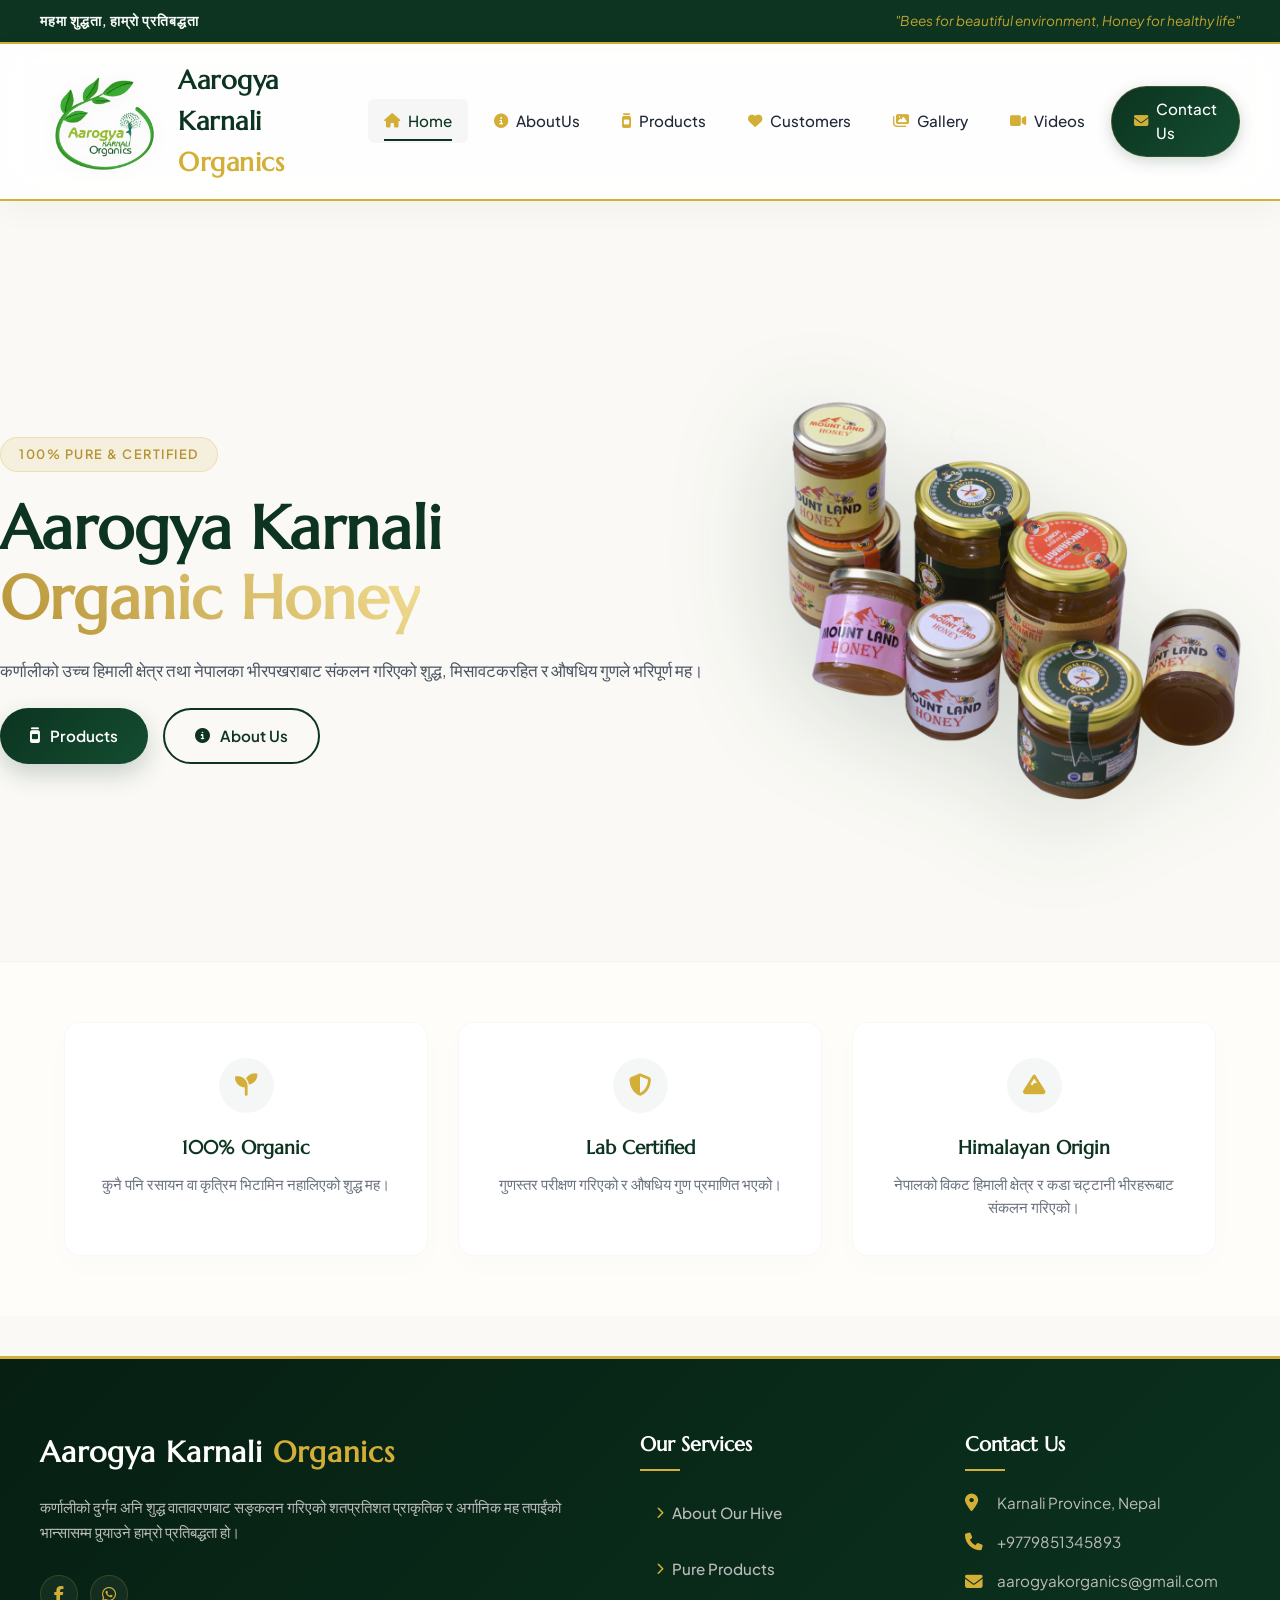
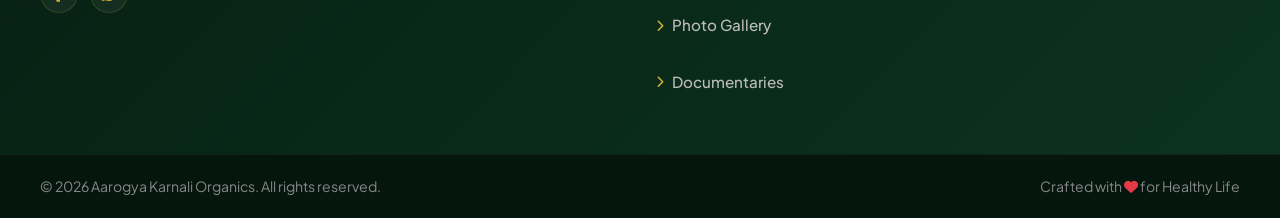
<file: hws/index.html>
<!DOCTYPE html>
<html lang="en">

<head>
    <meta charset="UTF-8">
    <meta name="viewport" content="width=device-width, initial-scale=1.0">
    <title>Aarogya Karnali Organics</title>
    <link rel="preconnect" href="https://fonts.googleapis.com">
    <link rel="preconnect" href="https://fonts.gstatic.com" crossorigin>
    <link
        href="https://fonts.googleapis.com/css2?family=Marcellus&family=Plus+Jakarta+Sans:wght@300;400;500;600&display=swap"
        rel="stylesheet">
    <link rel="stylesheet" href="https://cdnjs.cloudflare.com/ajax/libs/font-awesome/6.4.0/css/all.min.css">
    <link rel="stylesheet" href="style/index.css">
    <link rel="stylesheet" href="style/home.css">
    <link rel="stylesheet" href="style/products.css">
    <link rel="stylesheet" href="style/about.css">
</head>

<body>

    <!-- Top Bar -->
    <div class="top-bar">
        <div class="container top-bar-content">
            <span class="nepali-slogan">महमा शुद्धता, हाम्रो प्रतिबद्धता</span>
            <span class="english-slogan">"Bees for beautiful environment, Honey for healthy life"</span>
        </div>
    </div>

    <!-- Main Header  -->
    <header class="main-header">
        <div class="container header-container">
            <div class="brand">
                <img src="assets/img/logo.png" alt="Aarogya Karnali Organics Logo" class="logo">
                <h1 class="brand-name">Aarogya Karnali <span>Organics</span></h1>
            </div>

            <nav class="navbar">
                <button class="mobile-toggle" aria-label="Toggle navigation">
                    <i class="fas fa-bars"></i>
                </button>
                <ul class="nav-menu">

                    <li><a href="pages/home.html" class="nav-link active"><i class="fas fa-house"></i> Home</a></li>
                    <li><a href="pages/about.html" class="nav-link"><i class="fas fa-circle-info"></i> AboutUs</a></li>
                    <li><a href="pages/products.html" class="nav-link"><i class="fas fa-jar"></i> Products</a></li>
                    <li><a href="pages/customers.html" class="nav-link"><i class="fas fa-heart"></i> Customers</a></li>
                    <li><a href="pages/gallery.html" class="nav-link"><i class="fas fa-images"></i> Gallery</a></li>
                    <li><a href="pages/videos.html" class="nav-link"><i class="fas fa-video"></i> Videos</a></li>
                    <li><a href="pages/contact.html" class="nav-link nav-btn"><i class="fas fa-envelope"></i> Contact
                            Us</a></li>


                </ul>
            </nav>
        </div>
    </header>

    <main id="main-content" class="content-area">
        <div class="premium-hero-container">
            <div class="static-honey-bg">
                <img src="assets/img/honey_product.png" alt="Aarogya Karnali Honey">
            </div>

            <div class="hero-content-layer">
                <span class="premium-badge">100% Pure & Certified</span>
                <h1 class="hero-brand-title">
                    Aarogya Karnali <br>
                    <span class="gold-gradient-text">Organic Honey</span>
                </h1>
                <p class="hero-short-desc">
                    कर्णालीको उच्च हिमाली क्षेत्र तथा नेपालका भीरपखराबाट संकलन गरिएको शुद्ध,
                    मिसावटकरहित र औषधिय गुणले भरिपूर्ण मह।
                </p>
                <div class="hero-action-buttons">
                    <a href="pages/products.html" class="btn-gold-fill"><i class="fas fa-jar"></i> Products</a>
                    <a href="pages/about.html" class="btn-outline-green"><i class="fas fa-circle-info"></i> About Us</a>
                </div>
            </div>
        </div>

        <div class="premium-features-section">
            <div class="features-flex-box">
                <div class="feature-glass-card">
                    <div class="card-icon-box"><i class="fas fa-seedling"></i></div>
                    <h3>100% Organic</h3>
                    <p>कुनै पनि रसायन वा कृत्रिम भिटामिन नहालिएको शुद्ध मह।</p>
                </div>
                <div class="feature-glass-card">
                    <div class="card-icon-box"><i class="fas fa-shield-halved"></i></div>
                    <h3>Lab Certified</h3>
                    <p>गुणस्तर परीक्षण गरिएको र औषधिय गुण प्रमाणित भएको।</p>
                </div>
                <div class="feature-glass-card">
                    <div class="card-icon-box"><i class="fas fa-mountain"></i></div>
                    <h3>Himalayan Origin</h3>
                    <p>नेपालको विकट हिमाली क्षेत्र र कडा चट्टानी भीरहरूबाट संकलन गरिएको।</p>
                </div>
            </div>
        </div>
    </main>

    <!-- Footer  -->
    <footer class="premium-footer">
        <div class="container footer-grid">
            <div class="footer-column brand-info">
                <h2 class="footer-logo-text">Aarogya Karnali <span>Organics</span></h2>
                <p class="footer-about-text">
                    कर्णालीको दुर्गम अनि शुद्ध वातावरणबाट सङ्कलन गरिएको शतप्रतिशत प्राकृतिक र अर्गानिक मह तपाईंको
                    भान्सासम्म पुर्‍याउने हाम्रो प्रतिबद्धता हो।
                </p>
                <div class="footer-socials">
                    <a href="https://www.facebook.com/aarogyako/" aria-label="Facebook"><i
                            class="fab fa-facebook-f"></i></a>
                    <!-- <a href="#" aria-label="Instagram"><i class="fab fa-instagram"></i></a> -->
                    <a href="https://wa.me/9779851345893?text=Namaste!%20I%20want%20to%20order%20Karnali%20Honey."
                        aria-label="WhatsApp" target="_blank" rel="noopener noreferrer">
                        <i class="fab fa-whatsapp"></i>
                    </a>
                    <!-- <a href="#" aria-label="LinkedIn"><i class="fab fa-linkedin-in"></i></a> -->
                </div>
            </div>

            <div class="footer-column">
                <h3 class="footer-title">Our Services</h3>
                <ul class="footer-links">
                    <li><a href="pages/about.html" class="nav-link"><i class="fas fa-chevron-right"></i> About Our
                            Hive</a></li>
                    <li><a href="pages/products.html" class="nav-link"><i class="fas fa-chevron-right"></i> Pure
                            Products</a></li>
                    <li><a href="pages/gallery.html" class="nav-link"><i class="fas fa-chevron-right"></i> Photo
                            Gallery</a></li>
                    <li><a href="pages/videos.html" class="nav-link"><i class="fas fa-chevron-right"></i>
                            Documentaries</a></li>
                </ul>
            </div>

            <div class="footer-column">
                <h3 class="footer-title">Contact Us</h3>
                <ul class="footer-contact">
                    <li><i class="fas fa-location-dot"></i> <span>Karnali Province, Nepal</span></li>
                    <li><i class="fas fa-phone"></i> <span>+9779851345893</span></li>
                    <li><i class="fas fa-envelope"></i> <span>aarogyakorganics@gmail.com</span></li>
                </ul>
            </div>
        </div>

        <div class="footer-bottom">
            <div class="container footer-bottom-flex">
                <p>&copy; 2026 Aarogya Karnali Organics. All rights reserved.</p>
                <p class="crafted-by">Crafted with <i class="fas fa-heart"></i> for Healthy Life</p>
            </div>
        </div>
    </footer>


    <script src="script/index.js"></script>
    <script src="script/index_animation.js"></script>

</body>

</html>
</file>
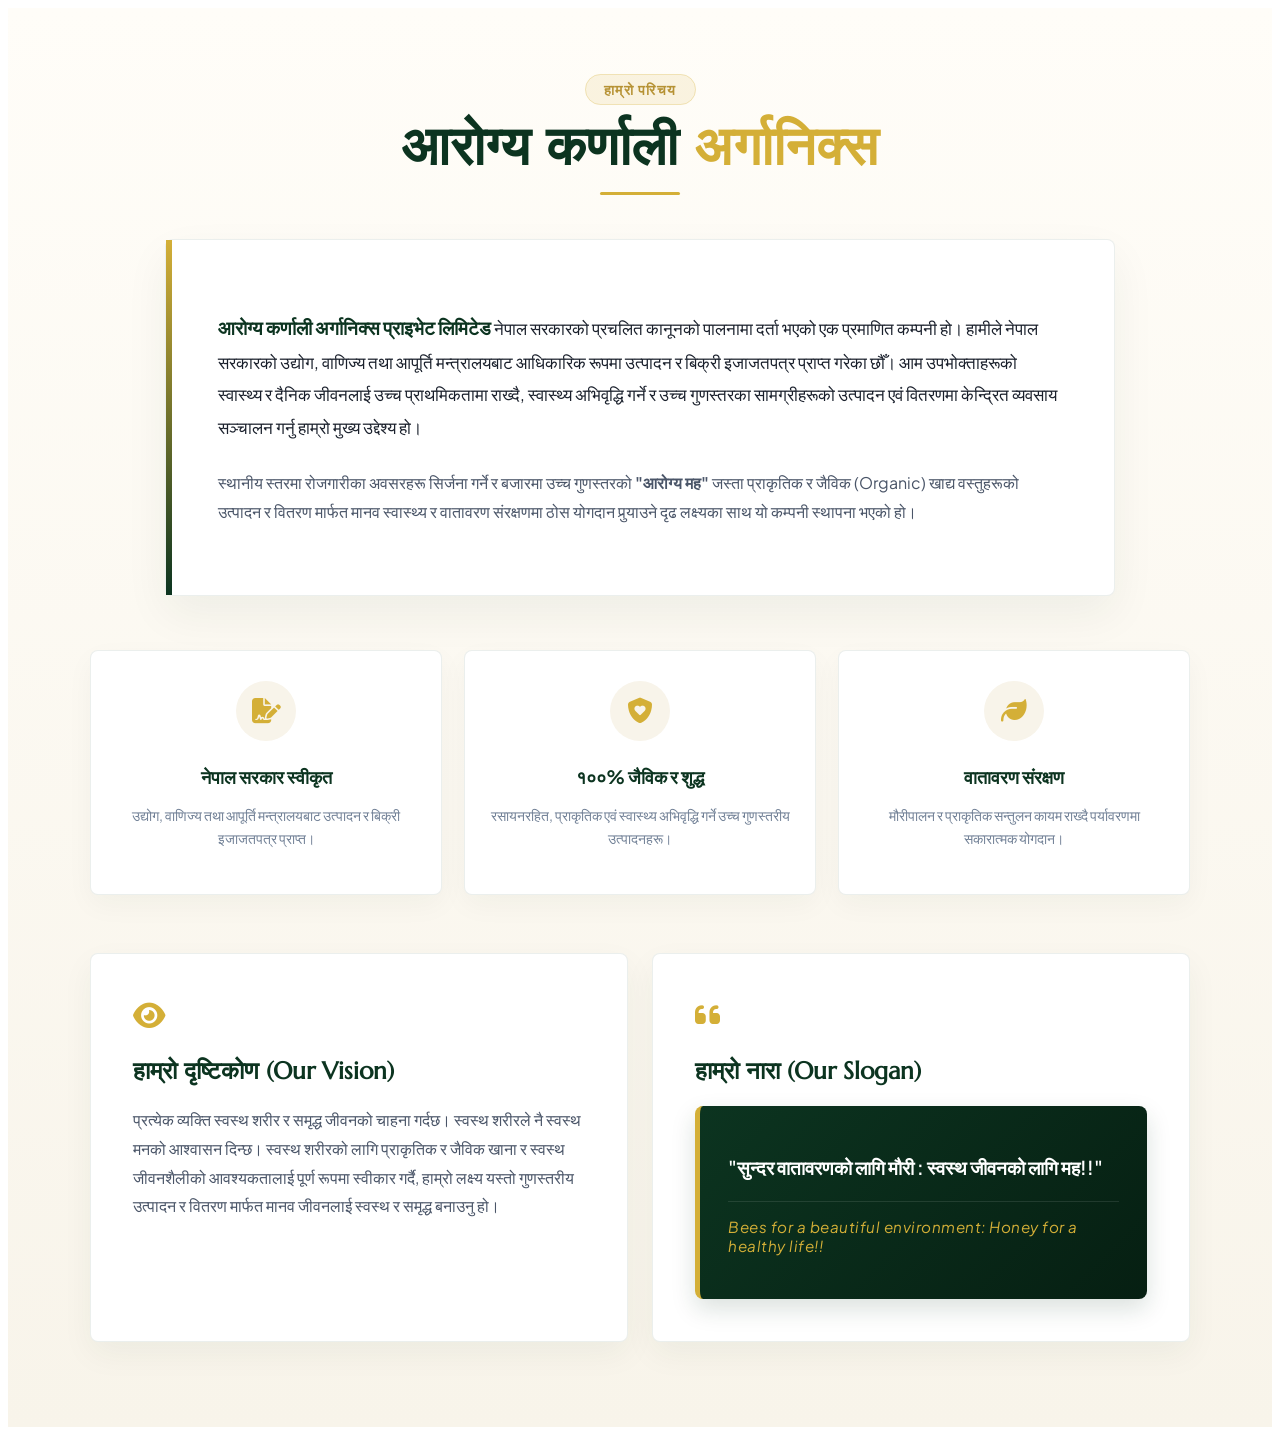
<file: hws/pages/about.html>
<!DOCTYPE html>
<html lang="en">

<head>
    <meta charset="UTF-8">
    <meta name="viewport" content="width=device-width, initial-scale=1.0">
    <title>About | Aarogya Karnali Organics</title>
    <link rel="preconnect" href="https://fonts.googleapis.com">
    <link rel="preconnect" href="https://fonts.gstatic.com" crossorigin>
    <link href="https://fonts.googleapis.com/css2?family=Marcellus&family=Plus+Jakarta+Sans:wght@300;400;500;600;700&display=swap" rel="stylesheet">
    <link rel="stylesheet" href="https://cdnjs.cloudflare.com/ajax/libs/font-awesome/6.4.0/css/all.min.css">
    <link rel="stylesheet" href="../style/about.css">
</head>

<body>
    <div class="about-page-wrapper no-image-version">
        <div class="about-container">

            <!-- १. मुख्य ब्रान्ड परिचय (Company Introduction) -->
            <header class="about-header-center">
                <span class="premium-tag-line">हाम्रो परिचय</span>
                <h2 class="about-main-title">आरोग्य कर्णाली <span>अर्गानिक्स</span></h2>
                <div class="title-gold-line"></div>
            </header>

            <section class="about-corporate-text">
                <p class="about-lead-paragraph">
                    <strong>आरोग्य कर्णाली अर्गानिक्स प्राइभेट लिमिटेड</strong> नेपाल सरकारको प्रचलित कानूनको पालनामा
                    दर्ता भएको एक प्रमाणित कम्पनी हो। हामीले नेपाल सरकारको उद्योग, वाणिज्य तथा आपूर्ति मन्त्रालयबाट
                    आधिकारिक रूपमा उत्पादन र बिक्री इजाजतपत्र प्राप्त गरेका छौँ। आम उपभोक्ताहरूको स्वास्थ्य र दैनिक
                    जीवनलाई उच्च प्राथमिकतामा राख्दै, स्वास्थ्य अभिवृद्धि गर्ने र उच्च गुणस्तरका सामग्रीहरूको उत्पादन
                    एवं वितरणमा केन्द्रित व्यवसाय सञ्चालन गर्नु हाम्रो मुख्य उद्देश्य हो।
                </p>
                <p class="about-sub-paragraph">
                    स्थानीय स्तरमा रोजगारीका अवसरहरू सिर्जना गर्ने र बजारमा उच्च गुणस्तरको <strong>"आरोग्य मह"</strong>
                    जस्ता प्राकृतिक र जैविक (Organic) खाद्य वस्तुहरूको उत्पादन र वितरण मार्फत मानव स्वास्थ्य र वातावरण
                    संरक्षणमा ठोस योगदान पुर्‍याउने दृढ लक्ष्यका साथ यो कम्पनी स्थापना भएको हो।
                </p>
            </section>

            <!-- २. कर्पोरेट प्रमाणिकरण ब्याजहरू (Trust & Certification Badges) -->
            <div class="trust-badges-grid">
                <div class="trust-badge-card">
                    <div class="badge-icon"><i class="fas fa-file-signature"></i></div>
                    <h4>नेपाल सरकार स्वीकृत</h4>
                    <p>उद्योग, वाणिज्य तथा आपूर्ति मन्त्रालयबाट उत्पादन र बिक्री इजाजतपत्र प्राप्त।</p>
                </div>
                <div class="trust-badge-card">
                    <div class="badge-icon"><i class="fas fa-shield-heart"></i></div>
                    <h4>१००% जैविक र शुद्ध</h4>
                    <p>रसायनरहित, प्राकृतिक एवं स्वास्थ्य अभिवृद्धि गर्ने उच्च गुणस्तरीय उत्पादनहरू।</p>
                </div>
                <div class="trust-badge-card">
                    <div class="badge-icon"><i class="fas fa-leaf"></i></div>
                    <h4>वातावरण संरक्षण</h4>
                    <p>मौरीपालन र प्राकृतिक सन्तुलन कायम राख्दै पर्यावरणमा सकारात्मक योगदान।</p>
                </div>
            </div>

            <!-- ३. दृष्टिकोण र नारा (Our Vision & Slogan Grid) -->
            <section class="vision-slogan-grid-container">

                <!-- हाम्रो दृष्टिकोण (Our Vision Card) -->
                <div class="corporate-vision-card">
                    <div class="card-top-icon"><i class="fas fa-eye"></i></div>
                    <h3>हाम्रो दृष्टिकोण (Our Vision)</h3>
                    <p>
                        प्रत्येक व्यक्ति स्वस्थ शरीर र समृद्ध जीवनको चाहना गर्दछ। स्वस्थ शरीरले नै स्वस्थ मनको आश्वासन
                        दिन्छ। स्वस्थ शरीरको लागि प्राकृतिक र जैविक खाना र स्वस्थ जीवनशैलीको आवश्यकतालाई पूर्ण रूपमा
                        स्वीकार गर्दै, हाम्रो लक्ष्य यस्तो गुणस्तरीय उत्पादन र वितरण मार्फत मानव जीवनलाई स्वस्थ र समृद्ध
                        बनाउनु हो।
                    </p>
                </div>

                <!-- हाम्रो नारा (Our Slogan Card) -->
                <div class="corporate-slogan-card">
                    <div class="card-top-icon"><i class="fas fa-quote-left"></i></div>
                    <h3>हाम्रो नारा (Our Slogan)</h3>
                    <div class="luxury-slogan-box">
                        <p class="slogan-nepali">"सुन्दर वातावरणको लागि मौरी : स्वस्थ जीवनको लागि मह!!"</p>
                        <div class="slogan-divider"></div>
                        <p class="slogan-english">Bees for a beautiful environment: Honey for a healthy life!!</p>
                    </div>
                </div>

            </section>

        </div>
    </div>
</body>

</html>
</file>
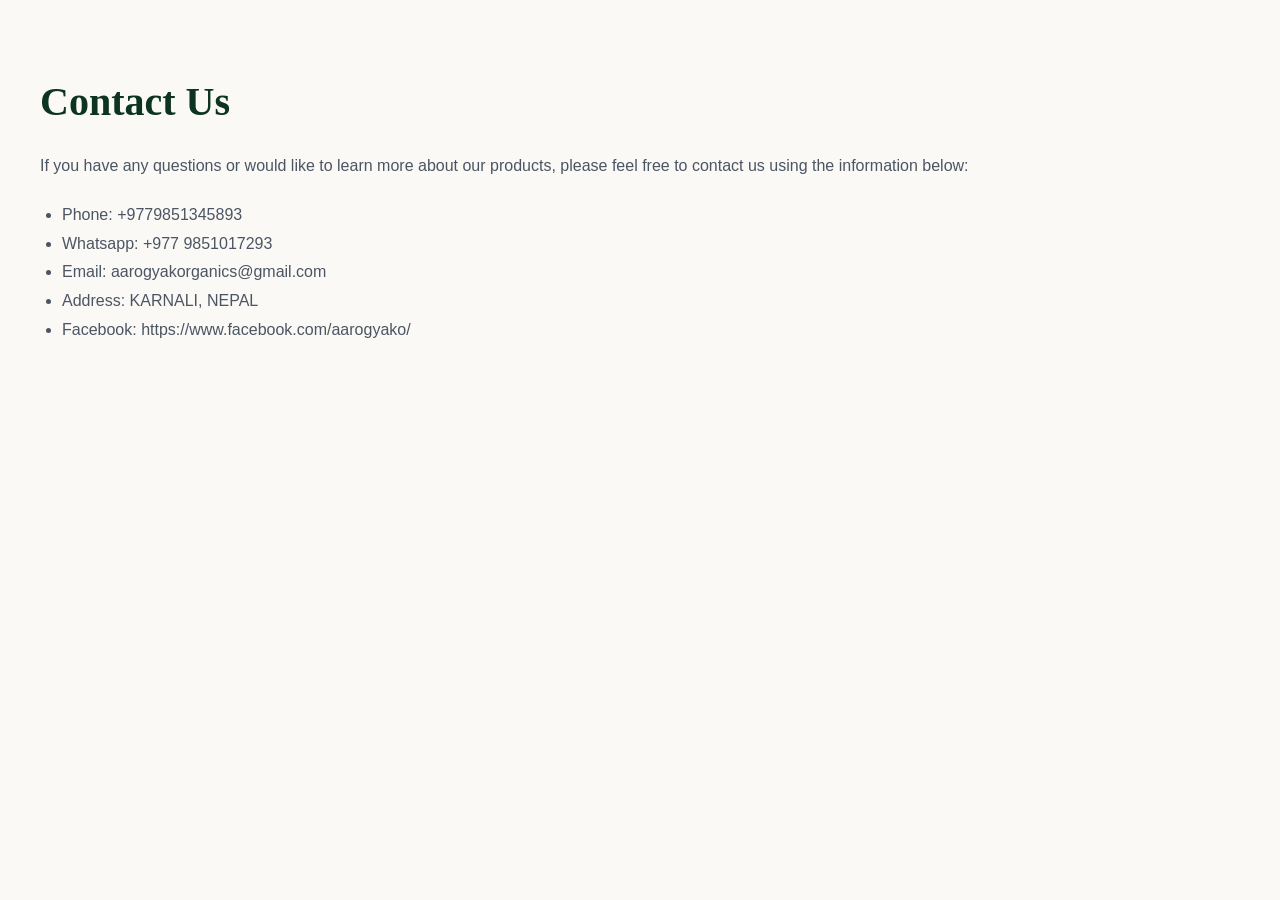
<file: hws/pages/contact.html>
<!DOCTYPE html>
<html lang="en">
<head>
    <meta charset="UTF-8">
    <meta name="viewport" content="width=device-width, initial-scale=1.0">
    <title>contact us | karnali aarogya</title>
    <link rel="stylesheet" href="../style/index.css">
</head>
<body>
    <main class="container simple-page">
        <h1>Contact Us</h1>
        <p>If you have any questions or would like to learn more about our products, please feel free to contact us using the information below:</p>
        <ul>
            <li>Phone: +9779851345893</li>
            <li>Whatsapp: +977 9851017293</li>
            <li>Email: aarogyakorganics@gmail.com</li>
            <li>Address: KARNALI, NEPAL</li>
            <li>Facebook: https://www.facebook.com/aarogyako/</li>
        </ul>
    </main>
</body>
</html>
</file>
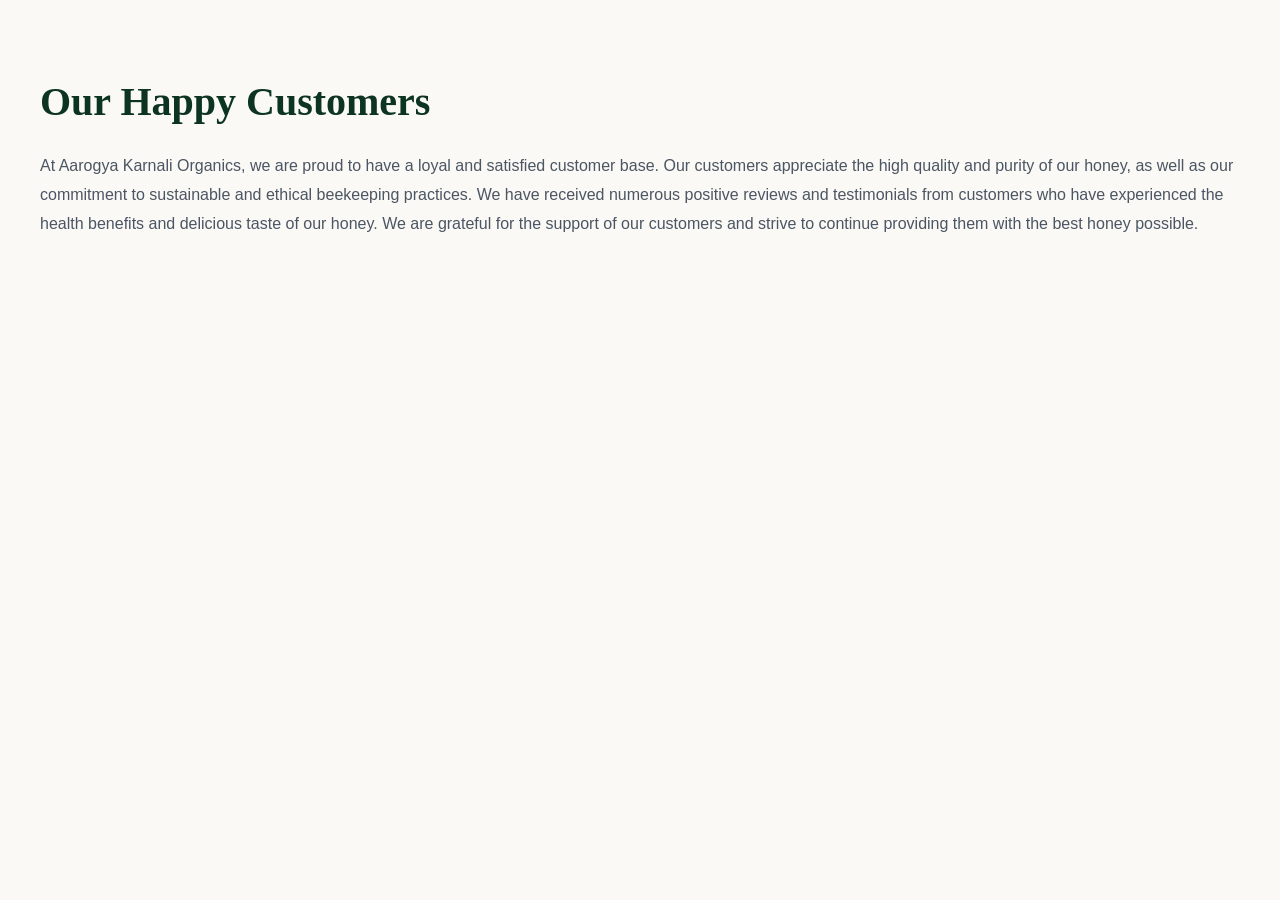
<file: hws/pages/customers.html>
<!DOCTYPE html>
<html lang="en">
<head>
    <meta charset="UTF-8">
    <meta name="viewport" content="width=device-width, initial-scale=1.0">
    <title>our happy customer | karnali hony</title>
    <link rel="stylesheet" href="../style/index.css">
</head>
<body>
    <main class="container simple-page">
        <h1>Our Happy Customers</h1>
        <p>At Aarogya Karnali Organics, we are proud to have a loyal and satisfied customer base. Our customers appreciate the high quality and purity of our honey, as well as our commitment to sustainable and ethical beekeeping practices. We have received numerous positive reviews and testimonials from customers who have experienced the health benefits and delicious taste of our honey. We are grateful for the support of our customers and strive to continue providing them with the best honey possible.</p>
    </main>
</body>
</html>
</file>
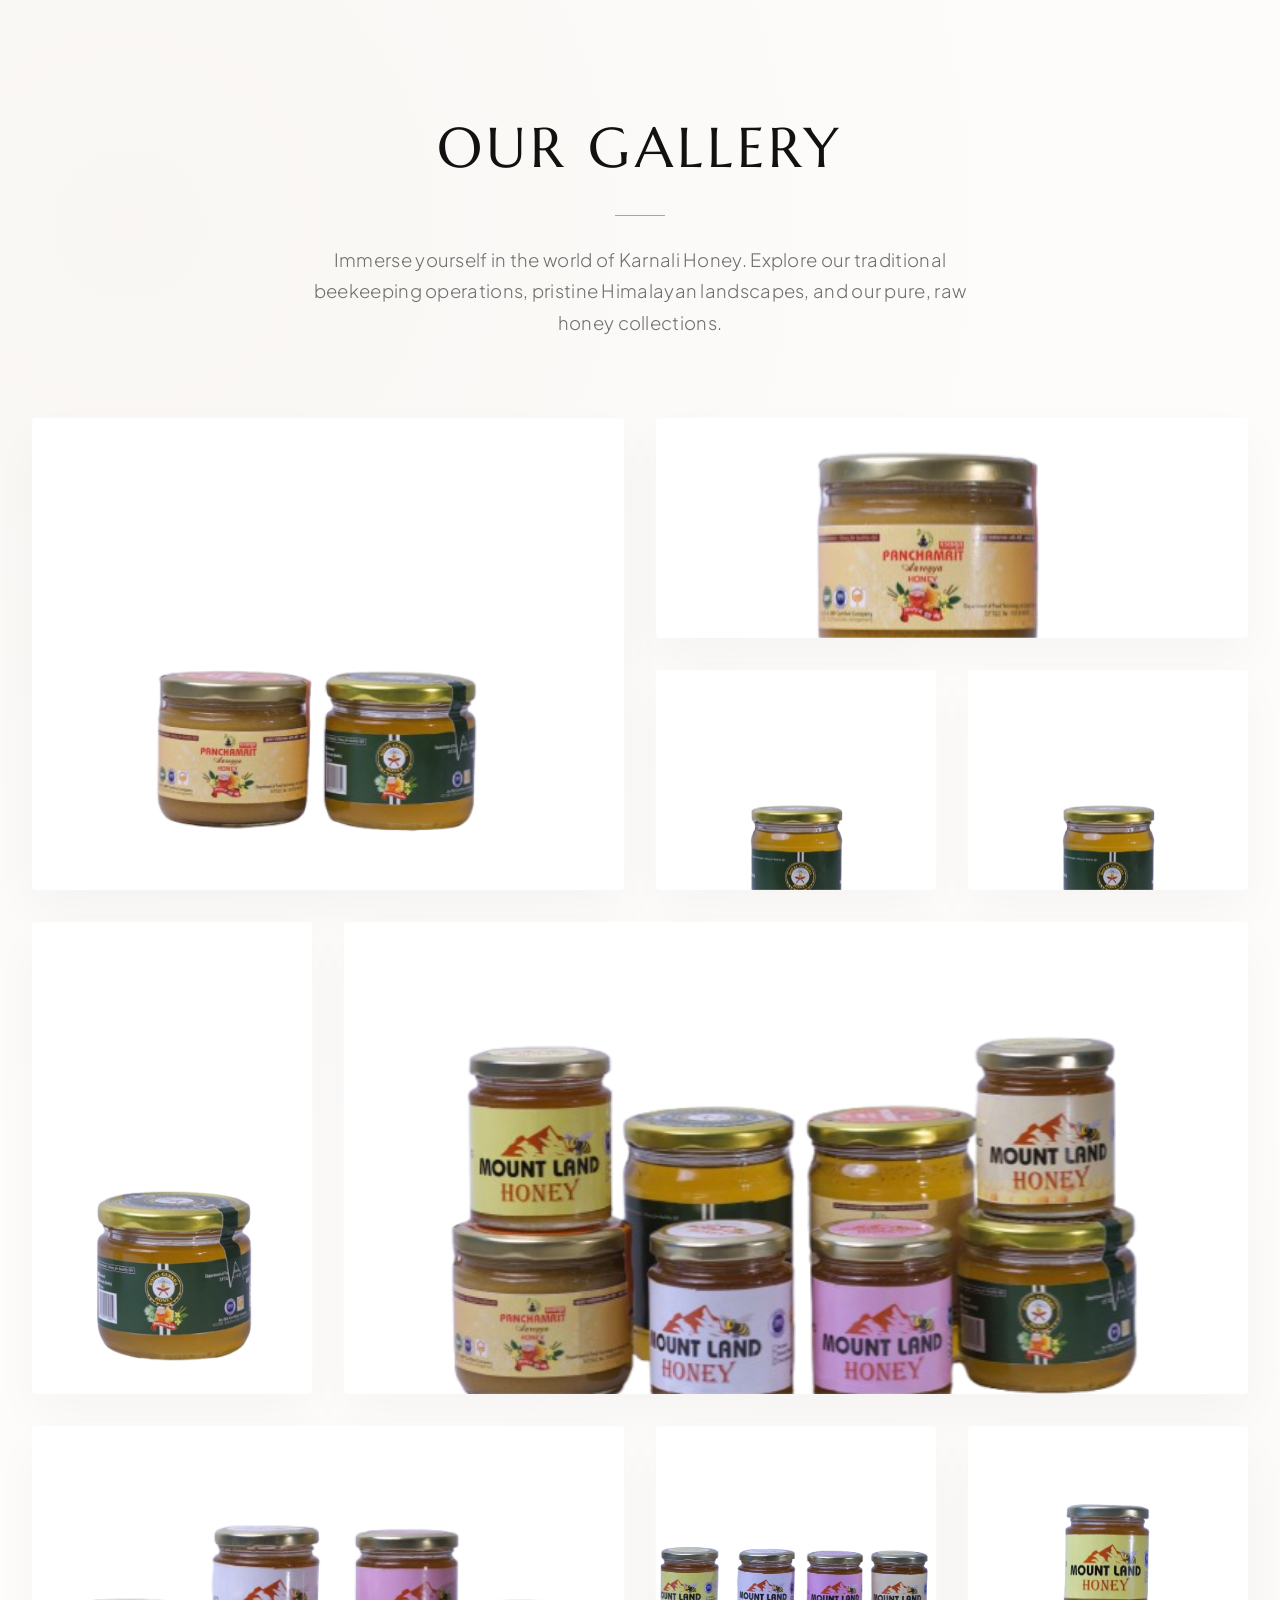
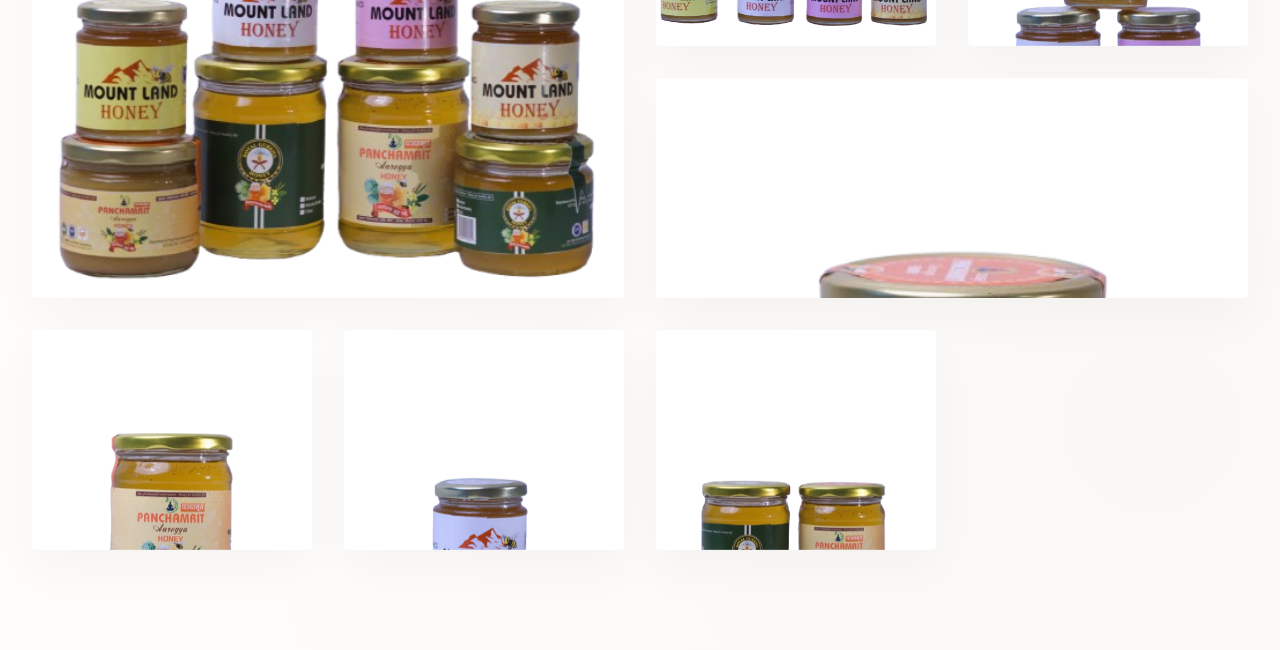
<file: hws/pages/gallery.html>
<!DOCTYPE html>
<html lang="en">

<head>
    <meta charset="UTF-8">
    <meta name="viewport" content="width=device-width, initial-scale=1.0">
    <title>Gallery | Karnali Honey</title>
    <link rel="preconnect" href="https://fonts.googleapis.com">
    <link rel="preconnect" href="https://fonts.gstatic.com" crossorigin>
    <link
        href="https://fonts.googleapis.com/css2?family=Marcellus&family=Plus+Jakarta+Sans:wght=300;400;500;600&display=swap"
        rel="stylesheet">
    <link rel="stylesheet" href="https://cdnjs.cloudflare.com/ajax/libs/font-awesome/6.4.0/css/all.min.css">
    <link rel="stylesheet" href="style/gallery.css">
</head>

<body>

    <main class="gallery-wrapper">
        <header class="gallery-header">
            <h1>Our Gallery</h1>
            <div class="accent-line"></div>
            <p>Immerse yourself in the world of Karnali Honey. Explore our traditional beekeeping operations, pristine
                Himalayan landscapes, and our pure, raw honey collections.</p>
        </header>

        <div class="gallery-grid">

            <div class="gallery-item">
                <img src="../assets/FinalCopy/700_gm_both.png" alt="Beekeeping in the Himalayas">
                <div class="gallery-caption">
                    <strong>Himalayan Beekeeping</strong>
                    <span>Pure high-altitude harvesting</span>
                </div>
            </div>

            <div class="gallery-item">
                <img src="../assets/FinalCopy/both.png" alt="Karnali Honey Collection">
                <div class="gallery-caption">
                    <strong>Karnali Collection</strong>
                    <span>Our signature raw honey variants</span>
                </div>
            </div>

            <div class="gallery-item">
                <img src="../assets/FinalCopy/chiuri_1000.png" alt="Traditional Beekeeping Practices">
                <div class="gallery-caption">
                    <strong>Chiuri Honey (1000g)</strong>
                    <span>Traditional butter tree nectar</span>
                </div>
            </div>

            <div class="gallery-item">
                <img src="../assets/FinalCopy/chiuri_400.png" alt="Himalayan Landscape">
                <div class="gallery-caption">
                    <strong>Pristine Foraging</strong>
                    <span>Untouched Himalayan flora</span>
                </div>
            </div>

            <div class="gallery-item">
                <img src="../assets/FinalCopy/chiuri_700.png" alt="Karnali Honey Collection">
                <div class="gallery-caption">
                    <strong>Chiuri Honey (700g)</strong>
                    <span>Raw premium harvest</span>
                </div>
            </div>

            <div class="gallery-item">
                <img src="../assets/FinalCopy/collection.png" alt="Traditional Beekeeping Practices">
                <div class="gallery-caption">
                    <strong>The Harvest Process</strong>
                    <span>Time-honored extraction methods</span>
                </div>
            </div>

            <div class="gallery-item">
                <img src="../assets/FinalCopy/collection2.png" alt="Himalayan Landscape">
                <div class="gallery-caption">
                    <strong>Mountain Apiaries</strong>
                    <span>Where the magic begins</span>
                </div>
            </div>

            <div class="gallery-item">
                <img src="../assets/FinalCopy/collection_3.png" alt="Karnali Honey Collection">
                <div class="gallery-caption">
                    <strong>Golden Nectar</strong>
                    <span>100% organic and unfiltered</span>
                </div>
            </div>

            <div class="gallery-item">
                <img src="../assets/FinalCopy/collection_5.png" alt="Traditional Beekeeping Practices">
                <div class="gallery-caption">
                    <strong>Sustainable Sourcing</strong>
                    <span>Supporting local communities</span>
                </div>
            </div>

            <div class="gallery-item">
                <img src="../assets/FinalCopy/tori7_700.png" alt="Himalayan Landscape">
                <div class="gallery-caption">
                    <strong>Mustard Blossom Honey</strong>
                    <span>Delicate floral notes</span>
                </div>
            </div>

            <div class="gallery-item">
                <img src="../assets/FinalCopy/tori_1000.png" alt="Karnali Honey Collection">
                <div class="gallery-caption">
                    <strong>Tori Honey (1000g)</strong>
                    <span>Pure mustard field essence</span>
                </div>
            </div>

            <div class="gallery-item">
                <img src="../assets/FinalCopy/tori_400.png" alt="Traditional Beekeeping Practices">
                <div class="gallery-caption">
                    <strong>Tori Honey (400g)</strong>
                    <span>Compact premium selection</span>
                </div>
            </div>

            <div class="gallery-item">
                <img src="../assets/FinalCopy/tori_chiuri.png" alt="Himalayan Landscape">
                <div class="gallery-caption">
                    <strong>The Blend Range</strong>
                    <span>Best of seasonal wildflowers</span>
                </div>
            </div>

        </div>
    </main>

</body>

</html>
</file>
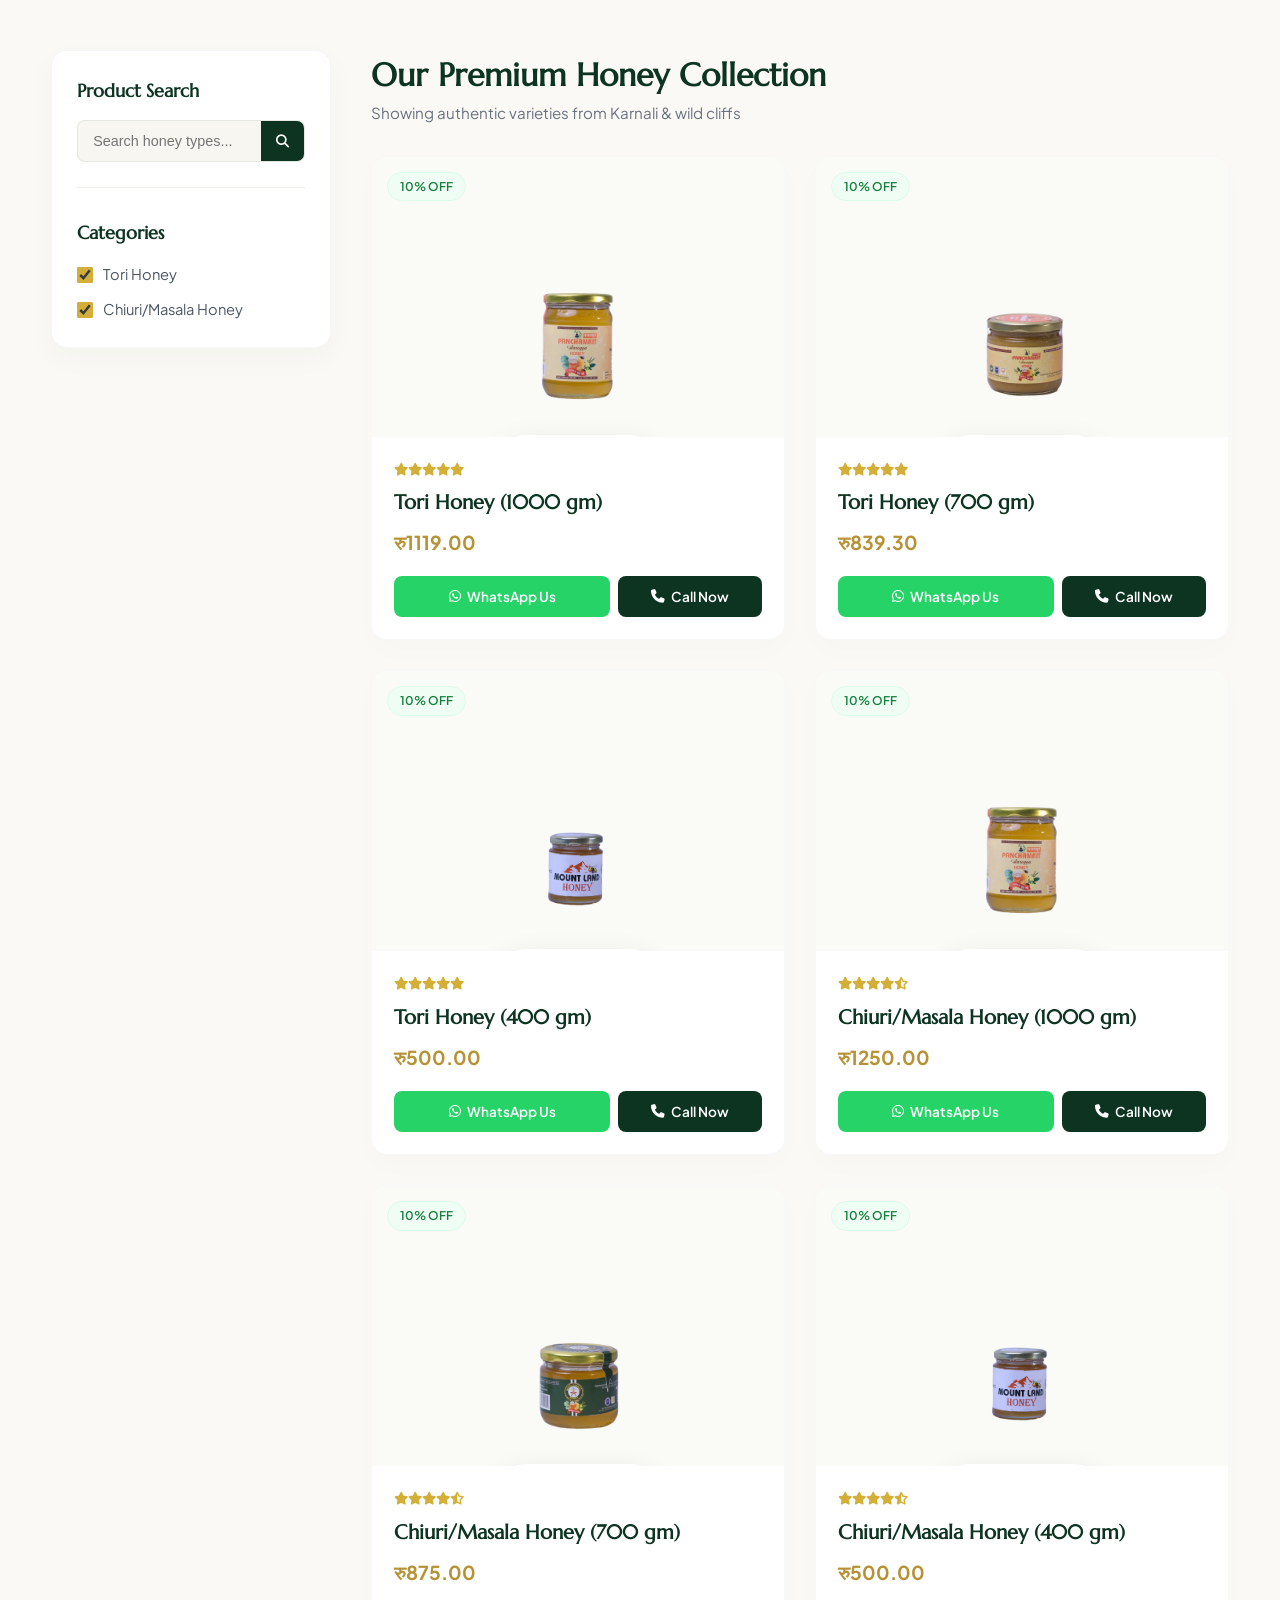
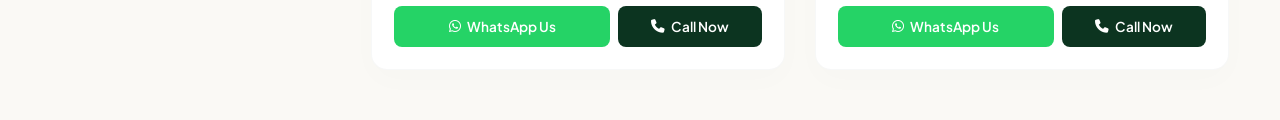
<file: hws/pages/products.html>
<!DOCTYPE html>
<html lang="en">

<head>
    <meta charset="UTF-8">
    <meta name="viewport" content="width=device-width, initial-scale=1.0">
    <title>products | karnali</title>
    <link rel="preconnect" href="https://fonts.googleapis.com">
    <link rel="preconnect" href="https://fonts.gstatic.com" crossorigin>
    <link
        href="https://fonts.googleapis.com/css2?family=Marcellus&family=Plus+Jakarta+Sans:wght@300;400;500;600&display=swap"
        rel="stylesheet">
    <link rel="stylesheet" href="https://cdnjs.cloudflare.com/ajax/libs/font-awesome/6.4.0/css/all.min.css">
    <link rel="stylesheet" href="../style/products.css">
</head>

<body>
    <div class="products-page-wrapper">
        <div class="products-container">

            <aside class="filter-sidebar">
                <div class="sidebar-widget">
                    <h3 class="widget-title">Product Search</h3>
                    <div class="search-box-wrapper">
                        <input type="text" id="sidebarSearch" placeholder="Search honey types..."
                            class="sidebar-search-input">
                        <button class="search-submit-btn"><i class="fas fa-magnifying-glass"></i></button>
                    </div>
                </div>

                <div class="sidebar-widget">
                    <h3 class="widget-title">Categories</h3>
                    <ul class="filter-category-list">
                        <li><label><input type="checkbox" class="category-filter" value="tori" checked> Tori
                                Honey</label></li>
                        <li><label><input type="checkbox" class="category-filter" value="chiuri" checked> Chiuri/Masala
                                Honey</label></li>
                    </ul>
                </div>
            </aside>

            <main class="products-grid-area">
                <div class="catalog-header">
                    <h2>Our Premium Honey Collection</h2>
                    <p>Showing authentic varieties from Karnali & wild cliffs</p>
                </div>

                <div class="products-grid">

                    <div class="product-card" data-category="tori">
                        <div class="product-badge tag-organic">10% OFF</div>
                        <div class="product-image-box">
                            <img src="../assets/FinalCopy/tori_1000.png" alt="Tori Honey 1000gm"
                                onerror="this.src='../assets/img/honey2.png'">
                            <div class="card-overlay-actions">
                                <button title="Quickview"><i class="fas fa-eye"></i></button>
                                <button title="Add to Wishlist"><i class="fas fa-heart"></i></button>
                                <button title="Compare"><i class="fas fa-arrows-rotate"></i></button>
                            </div>
                        </div>
                        <div class="product-info">
                            <div class="rating-stars">
                                <i class="fas fa-star"></i><i class="fas fa-star"></i><i class="fas fa-star"></i><i
                                    class="fas fa-star"></i><i class="fas fa-star"></i>
                            </div>
                            <h3 class="product-title">Tori Honey (1000 gm)</h3>
                            <div class="product-price">
                                <!-- <span class="old-price">रु1119.00</span> -->
                                <span class="current-price">रु1119.00</span>
                            </div>
                            <div class="order-actions-group">
                                <a href="https://wa.me/9779851345893?text=I%20want%20to%20order%20Tori%20Honey%20(1000gm)"
                                    target="_blank" class="btn-order-wa">
                                    <i class="fab fa-whatsapp"></i> WhatsApp Us
                                </a>
                                <a href="tel:+9779851345893" class="btn-order-call">
                                    <i class="fas fa-phone"></i> Call Now
                                </a>
                            </div>
                        </div>
                    </div>

                    <div class="product-card" data-category="tori">
                        <div class="product-badge tag-organic">10% OFF</div>
                        <div class="product-image-box">
                            <img src="../assets/FinalCopy/tori7_700.png" alt="Tori Honey 700gm"
                                onerror="this.src='../assets/img/honey2.png'">
                            <div class="card-overlay-actions">
                                <button title="Quickview"><i class="fas fa-eye"></i></button>
                                <button title="Add to Wishlist"><i class="fas fa-heart"></i></button>
                                <button title="Compare"><i class="fas fa-arrows-rotate"></i></button>
                            </div>
                        </div>
                        <div class="product-info">
                            <div class="rating-stars">
                                <i class="fas fa-star"></i><i class="fas fa-star"></i><i class="fas fa-star"></i><i
                                    class="fas fa-star"></i><i class="fas fa-star"></i>
                            </div>
                            <h3 class="product-title">Tori Honey (700 gm)</h3>
                            <div class="product-price">
                                <!-- <span class="old-price">रु839.30</span> -->
                                <span class="current-price">रु839.30</span>
                            </div>
                            <div class="order-actions-group">
                                <a href="https://wa.me/9779851345893?text=I%20want%20to%20order%20Tori%20Honey%20(700gm)"
                                    target="_blank" class="btn-order-wa">
                                    <i class="fab fa-whatsapp"></i> WhatsApp Us
                                </a>
                                <a href="tel:+9779851345893" class="btn-order-call">
                                    <i class="fas fa-phone"></i> Call Now
                                </a>
                            </div>
                        </div>
                    </div>

                    <div class="product-card" data-category="tori">
                        <div class="product-badge tag-organic">10% OFF</div>
                        <div class="product-image-box">
                            <img src="../assets/FinalCopy/tori_400.png" alt="Tori Honey 400gm"
                                onerror="this.src='../assets/img/honey2.png'">
                            <div class="card-overlay-actions">
                                <button title="Quickview"><i class="fas fa-eye"></i></button>
                                <button title="Add to Wishlist"><i class="fas fa-heart"></i></button>
                                <button title="Compare"><i class="fas fa-arrows-rotate"></i></button>
                            </div>
                        </div>
                        <div class="product-info">
                            <div class="rating-stars">
                                <i class="fas fa-star"></i><i class="fas fa-star"></i><i class="fas fa-star"></i><i
                                    class="fas fa-star"></i><i class="fas fa-star"></i>
                            </div>
                            <h3 class="product-title">Tori Honey (400 gm)</h3>
                            <div class="product-price">
                                <!-- <span class="old-price">रु500.00</span> -->
                                <span class="current-price">रु500.00</span>
                            </div>
                            <div class="order-actions-group">
                                <a href="https://wa.me/9779851345893?text=I%20want%20to%20order%20Tori%20Honey%20(400gm)"
                                    target="_blank" class="btn-order-wa">
                                    <i class="fab fa-whatsapp"></i> WhatsApp Us
                                </a>
                                <a href="tel:+9779851345893" class="btn-order-call">
                                    <i class="fas fa-phone"></i> Call Now
                                </a>
                            </div>
                        </div>
                    </div>


                    <div class="product-card" data-category="chiuri">
                        <div class="product-badge tag-organic">10% OFF</div>
                        <div class="product-image-box">
                            <img src="../assets/FinalCopy/tori_1000.png" alt="Chiuri/Masala Honey 1000gm"
                                onerror="this.src='../assets/img/honey2.png'">
                            <div class="card-overlay-actions">
                                <button title="Quickview"><i class="fas fa-eye"></i></button>
                                <button title="Add to Wishlist"><i class="fas fa-heart"></i></button>
                                <button title="Compare"><i class="fas fa-arrows-rotate"></i></button>
                            </div>
                        </div>
                        <div class="product-info">
                            <div class="rating-stars">
                                <i class="fas fa-star"></i><i class="fas fa-star"></i><i class="fas fa-star"></i><i
                                    class="fas fa-star"></i><i class="fas fa-star-half-stroke"></i>
                            </div>
                            <h3 class="product-title">Chiuri/Masala Honey (1000 gm)</h3>
                            <div class="product-price">
                                <!-- <span class="old-price">रु1250.00</span> -->
                                <span class="current-price">रु1250.00</span>
                            </div>
                            <div class="order-actions-group">
                                <a href="https://wa.me/9779851345893?text=I%20want%20to%20order%20Chiuri/Masala%20Honey%20(1000gm)"
                                    target="_blank" class="btn-order-wa">
                                    <i class="fab fa-whatsapp"></i> WhatsApp Us
                                </a>
                                <a href="tel:+9779851345893" class="btn-order-call">
                                    <i class="fas fa-phone"></i> Call Now
                                </a>
                            </div>
                        </div>
                    </div>

                    <div class="product-card" data-category="chiuri">
                        <div class="product-badge tag-organic">10% OFF</div>
                        <div class="product-image-box">
                            <img src="../assets/FinalCopy/chiuri_700.png" alt="Chiuri/Masala Honey 700gm"
                                onerror="this.src='../assets/img/honey2.png'">
                            <div class="card-overlay-actions">
                                <button title="Quickview"><i class="fas fa-eye"></i></button>
                                <button title="Add to Wishlist"><i class="fas fa-heart"></i></button>
                                <button title="Compare"><i class="fas fa-arrows-rotate"></i></button>
                            </div>
                        </div>
                        <div class="product-info">
                            <div class="rating-stars">
                                <i class="fas fa-star"></i><i class="fas fa-star"></i><i class="fas fa-star"></i><i
                                    class="fas fa-star"></i><i class="fas fa-star-half-stroke"></i>
                            </div>
                            <h3 class="product-title">Chiuri/Masala Honey (700 gm)</h3>
                            <div class="product-price">
                                <!-- <span class="old-price">रु875.00</span> -->
                                <span class="current-price">रु875.00</span>
                            </div>
                            <div class="order-actions-group">
                                <a href="https://wa.me/9779851345893?text=I%20want%20to%20order%20Chiuri/Masala%20Honey%20(700gm)"
                                    target="_blank" class="btn-order-wa">
                                    <i class="fab fa-whatsapp"></i> WhatsApp Us
                                </a>
                                <a href="tel:+9779851345893" class="btn-order-call">
                                    <i class="fas fa-phone"></i> Call Now
                                </a>
                            </div>
                        </div>
                    </div>

                    <div class="product-card" data-category="chiuri">
                        <div class="product-badge tag-organic">10% OFF</div>
                        <div class="product-image-box">
                            <img src="../assets/FinalCopy/tori_400.png" alt="Chiuri/Masala Honey 400gm"
                                onerror="this.src='../assets/img/honey2.png'">
                            <div class="card-overlay-actions">
                                <button title="Quickview"><i class="fas fa-eye"></i></button>
                                <button title="Add to Wishlist"><i class="fas fa-heart"></i></button>
                                <button title="Compare"><i class="fas fa-arrows-rotate"></i></button>
                            </div>
                        </div>
                        <div class="product-info">
                            <div class="rating-stars">
                                <i class="fas fa-star"></i><i class="fas fa-star"></i><i class="fas fa-star"></i><i
                                    class="fas fa-star"></i><i class="fas fa-star-half-stroke"></i>
                            </div>
                            <h3 class="product-title">Chiuri/Masala Honey (400 gm)</h3>
                            <div class="product-price">
                                <!-- <span class="old-price">रु500.00</span> -->
                                <span class="current-price">रु500.00</span>
                            </div>
                            <div class="order-actions-group">
                                <a href="https://wa.me/9779851345893?text=I%20want%20to%20order%20Chiuri/Masala%20Honey%20(400gm)"
                                    target="_blank" class="btn-order-wa">
                                    <i class="fab fa-whatsapp"></i> WhatsApp Us
                                </a>
                                <a href="tel:+9779851345893" class="btn-order-call">
                                    <i class="fas fa-phone"></i> Call Now
                                </a>
                            </div>
                        </div>
                    </div>

                </div>
            </main>

        </div>
    </div>

    <script>
        const searchInput = document.getElementById('sidebarSearch');
        const checkboxes = document.querySelectorAll('.category-filter');
        const productCards = document.querySelectorAll('.product-card');

        function filterProducts() {
            const searchTerm = searchInput.value.toLowerCase();

            // Get checked category values ('tori', 'chiuri')
            const activeCategories = Array.from(checkboxes)
                .filter(cb => cb.checked)
                .map(cb => cb.value);

            productCards.forEach(card => {
                const cardCategory = card.getAttribute('data-category');
                const cardTitle = card.querySelector('.product-title').textContent.toLowerCase();

                const matchesSearch = cardTitle.includes(searchTerm);
                const matchesCategory = activeCategories.includes(cardCategory);

                if (matchesSearch && matchesCategory) {
                    card.style.display = "block";
                } else {
                    card.style.display = "none";
                }
            });
        }

        // Event Listeners
        searchInput.addEventListener('input', filterProducts);
        checkboxes.forEach(cb => cb.addEventListener('change', filterProducts));
    </script>
</body>

</html>
</file>
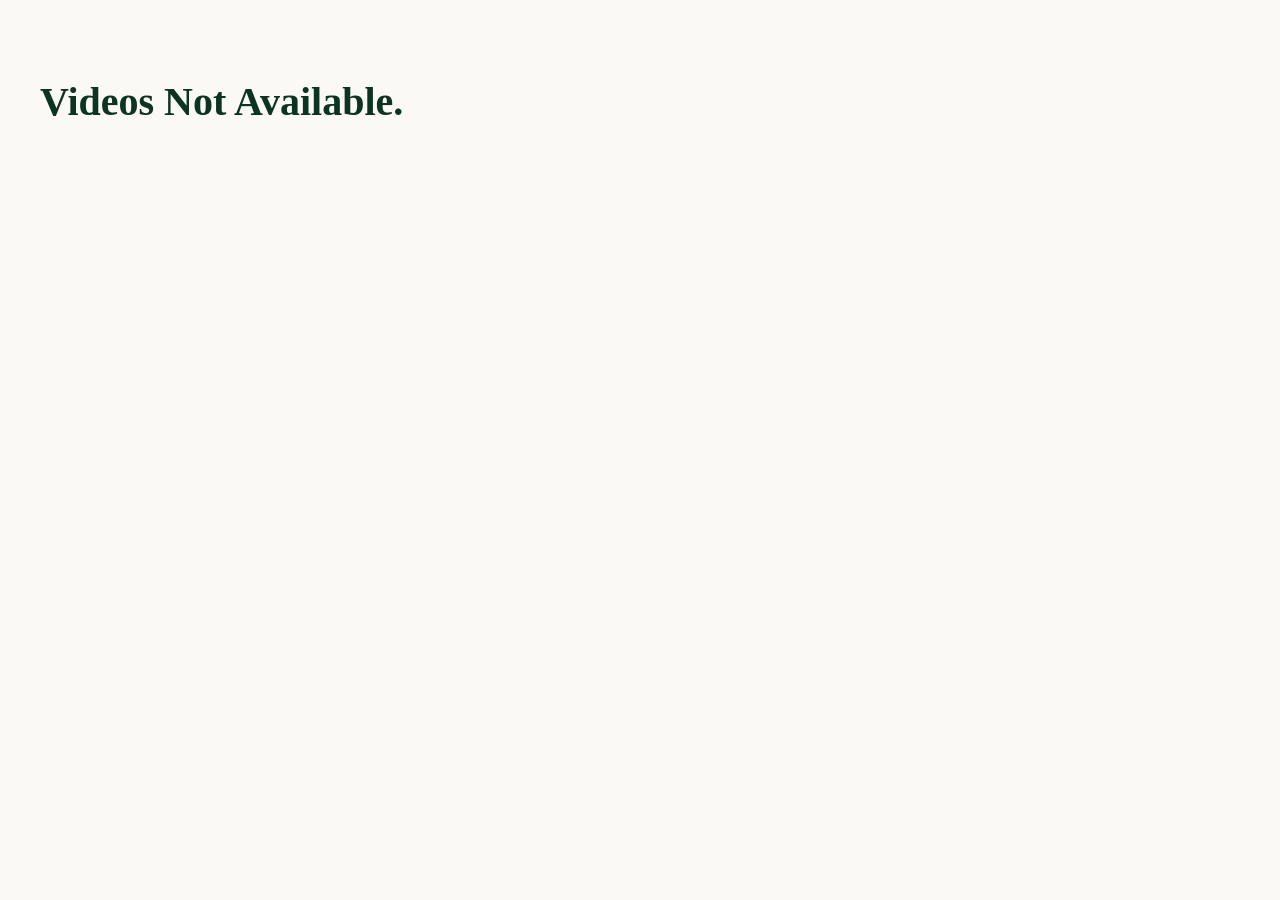
<file: hws/pages/videos.html>
<!DOCTYPE html>
<html lang="en">
<head>
    <meta charset="UTF-8">
    <meta name="viewport" content="width=device-width, initial-scale=1.0">
    <title>karnali honey | vides </title>
    <link rel="stylesheet" href="../style/index.css">
</head>
<body>
    <main class="container simple-page">
        <h1>Videos Not Available.</h1>
    </main>
</body>
</html>
</file>
<file: hws/style/index.css>
:root {
    --primary-color: #0c3420;
    --accent-color: #d4af37;
    --accent-hover: #b8962e;
    --text-dark: #1f2937;
    --text-light: #f9fafb;
    --bg-light: #faf9f5;
    --glass-bg: rgba(255, 255, 255, 0.85);
    --shadow: 0 10px 30px rgba(0, 0, 0, 0.05);
    --transition: all 0.3s cubic-bezier(0.4, 0, 0.2, 1);
    --premium-transition: all 0.4s cubic-bezier(0.25, 1, 0.5, 1);
    --gold-glow: rgba(212, 175, 55, 0.4);
}

* {
    margin: 0;
    padding: 0;
    box-sizing: border-box;
}

body {
    font-family: 'Plus Jakarta Sans', sans-serif;
    background-color: var(--bg-light);
    color: var(--text-dark);
    line-height: 1.6;
}

.container {
    width: 100%;
    max-width: 1200px;
    margin: 0 auto;
}

/* --- Top Bar --- */
.top-bar {
    background: var(--primary-color);
    color: var(--text-light);
    padding: 10px 0;
    font-size: 0.85rem;
    border-bottom: 2px solid var(--accent-color);
}

.top-bar-content {
    display: flex;
    justify-content: space-between;
    align-items: center;
    flex-wrap: wrap;
    gap: 10px;
}

.nepali-slogan {
    font-weight: 600;
    letter-spacing: 1px;
}

.english-slogan {
    font-style: italic;
    opacity: 0.9;
    color: var(--accent-color);
}

/* --- Enhanced Header with Attractive Design --- */
.main-header {
    background: var(--glass-bg);
    backdrop-filter: blur(15px);
    -webkit-backdrop-filter: blur(15px);
    position: sticky;
    top: 0;
    z-index: 1000;
    padding: 15px 0;
    transition: var(--premium-transition);
    border-bottom: 2px solid var(--accent-color);
    box-shadow: 0 8px 30px rgba(12, 52, 32, 0.04);
}

.main-header.scroll-shadow {
    padding: 10px 0;
    background: rgba(255, 255, 255, 0.95);
    box-shadow: 0 10px 40px rgba(12, 52, 32, 0.08);
}

.header-container {
    display: flex;
    justify-content: space-between;
    align-items: center;
}

/* --- Brand Identity --- */
.brand {
    display: flex;
    align-items: center;
    gap: 15px;
    transition: var(--premium-transition);
}

.logo {
    height: 125px;
    width: auto;
    object-fit: contain;
    transition: var(--premium-transition);
    filter: drop-shadow(0 2px 8px rgba(0,0,0,0.05));
}

.brand:hover .logo {
    transform: scale(1.05) rotate(3deg);
}

.brand-name {
    font-family: 'Marcellus', serif;
    font-size: 1.6rem;
    color: var(--primary-color);
    letter-spacing: 0.5px;
    font-weight: 600;
}

.brand-name span {
    color: var(--accent-color);
    position: relative;
    animation: shimmer 3s infinite;
}

@keyframes shimmer {
    0%, 100% { 
        text-shadow: 0 0 10px var(--gold-glow);
    }
    50% { 
        text-shadow: 0 0 20px var(--gold-glow);
    }
}

/* --- Navigation Menu --- */
.nav-menu {
    display: flex;
    align-items: center;
    list-style: none;
    gap: 10px;
}

.nav-link {
    text-decoration: none;
    color: var(--text-dark);
    font-weight: 500;
    font-size: 0.95rem;
    padding: 10px 16px;
    border-radius: 6px;
    display: flex;
    align-items: center;
    gap: 8px;
    position: relative;
    transition: var(--premium-transition);
}

.nav-link i {
    font-size: 0.9rem;
    color: var(--accent-color);
    transition: var(--premium-transition);
}

.nav-link::after {
    content: '';
    position: absolute;
    bottom: 2px;
    left: 16px;
    right: 16px;
    height: 2px;
    background-color: var(--primary-color);
    transform: scaleX(0);
    transform-origin: right;
    transition: transform 0.3s ease-in-out;
}

.nav-link:hover, 
.nav-link.active {
    color: var(--primary-color);
    background: rgba(12, 52, 32, 0.04);
}

.nav-link:hover::after,
.nav-link.active::after {
    transform: scaleX(1);
    transform-origin: left;
}

.nav-link:hover i {
    transform: translateY(-2px) scale(1.1);
}

/* --- Premium Contact Button --- */
.nav-btn {
    background: linear-gradient(135deg, var(--primary-color), #144d31) !important;
    color: #ffffff !important;
    padding: 10px 22px !important;
    border-radius: 50px !important;
    box-shadow: 0 4px 15px rgba(12, 52, 32, 0.2);
    border: 1px solid rgba(212, 175, 55, 0.2);
}

.nav-btn i {
    color: var(--accent-color) !important;
}

.nav-btn::after {
    display: none;
}

.nav-btn:hover {
    transform: translateY(-2px);
    box-shadow: 0 6px 20px rgba(12, 52, 32, 0.35), 0 0 10px var(--gold-glow);
    border-color: var(--accent-color);
}

/* --- Mobile Menu Toggle --- */
.mobile-toggle {
    display: none;
    background: none;
    border: none;
    font-size: 1.4rem;
    color: var(--primary-color);
    cursor: pointer;
    padding: 8px;
    transition: var(--premium-transition);
}

.mobile-toggle:hover {
    color: var(--accent-color);
}

/* --- Header Enhanced Effects --- */
.brand-name span {
    animation: shimmer 3s infinite;
}

@keyframes shimmer {
    0%, 100% { 
        text-shadow: 0 0 10px var(--gold-glow);
    }
    50% { 
        text-shadow: 0 0 20px var(--gold-glow);
    }
}

/* Smooth underline animation on nav links */
.nav-link::before {
    content: '';
    position: absolute;
    bottom: 0;
    left: 0;
    right: 0;
    height: 100%;
    background: linear-gradient(to right, rgba(212, 175, 55, 0.1), transparent);
    border-radius: 6px;
    z-index: -1;
    transform: scaleX(0);
    transform-origin: right;
    transition: transform 0.3s ease;
}

.nav-link:hover::before {
    transform: scaleX(1);
    transform-origin: left;
}

/* --- Responsive Media Queries --- */
@media (max-width: 1024px) {
    .mobile-toggle {
        display: block;
    }
    
    .nav-menu {
        position: fixed;
        top: 88px;
        left: -100%;
        flex-direction: column;
        background: #ffffff;
        width: 100%;
        padding: 30px;
        box-shadow: 0 15px 30px rgba(12, 52, 32, 0.1);
        border-bottom: 3px solid var(--accent-color);
        transition: cubic-bezier(0.4, 0, 0.2, 1) 0.4s;
        gap: 15px;
    }
    
    .nav-menu.open {
        left: 0;
    }
    
    .nav-link {
        width: 100%;
        padding: 12px 20px;
    }
    
    .nav-btn {
        justify-content: center;
        margin-top: 10px;
    }
}

/* --- Dynamic Main Content Area --- */
.content-area {
    min-height: calc(100vh - 130px);
    padding: 40px 0;
    position: relative;
    animation: fadeIn 0.5s ease-in-out;
}

.simple-page {
    padding: 70px 0;
}

.simple-page h1 {
    font-family: 'Marcellus', serif;
    color: var(--primary-color);
    font-size: 2.5rem;
    margin-bottom: 18px;
}

.simple-page p,
.simple-page li {
    color: #4b5563;
    font-size: 1rem;
    line-height: 1.8;
}

.simple-page ul {
    margin-top: 20px;
    padding-left: 22px;
}

/* Elegant CSS Loader */
.loader {
    width: 48px;
    height: 48px;
    border: 3px solid var(--primary-color);
    border-radius: 50%;
    display: inline-block;
    position: absolute;
    top: 50%;
    left: 50%;
    transform: translate(-50%, -50%);
    border-right-color: var(--accent-color);
    animation: rotation 1s linear infinite;
    display: none;
}

@keyframes rotation {
    0% {
        transform: translate(-50%, -50%) rotate(0deg);
    }

    100% {
        transform: translate(-50%, -50%) rotate(360deg);
    }
}

@keyframes fadeIn {
    from {
        opacity: 0;
        transform: translateY(10px);
    }

    to {
        opacity: 1;
        transform: translateY(0);
    }
}
/* ///////////////////////////footer///////////////// */
/* --- Premium Footer Styling --- */
.premium-footer {
    background: linear-gradient(135deg, #061f12, #0c3420); /* गाढा अर्गानिक हरियो */
    color: #e5e7eb;
    padding: 70px 0 0 0;
    font-family: 'Plus Jakarta Sans', sans-serif;
    border-top: 3px solid #d4af37; /* प्रिमियम सुनौलो बोर्डर */
    position: relative;
    overflow: hidden;
}

/* फुटर भित्र माहुरीको घार जस्तो हल्का ब्याकग्राउन्ड इफेक्ट (Optional) */
.premium-footer::before {
    content: '';
    position: absolute;
    top: 0; left: 0; right: 0; bottom: 0;
    opacity: 0.03;
    pointer-events: none;
}

/* ग्रिड लेआउट (३ वटा कोलम मोबाइलमा आफैं एउटा बन्छ) */
.footer-grid {
    display: grid;
    grid-template-columns: 2fr 1fr 1fr;
    gap: 50px;
    padding-bottom: 50px;
}

.footer-column {
    display: flex;
    flex-direction: column;
    gap: 20px;
}

/* ब्रान्ड र लोगो टेक्स्ट */
.footer-logo-text {
    font-family: 'Marcellus', serif;
    font-size: 1.8rem;
    color: #ffffff;
    letter-spacing: 1px;
}

.footer-logo-text span {
    color: #d4af37; /* Gold Color */
}

.footer-about-text {
    font-size: 0.92rem;
    line-height: 1.7;
    color: #bcbcbc;
}

/* फुटरको शीर्षक (Title) */
.footer-title {
    font-family: 'Marcellus', serif;
    font-size: 1.25rem;
    color: #ffffff;
    position: relative;
    padding-bottom: 10px;
}

/* शीर्षकको तल सानो सुनौलो धर्को */
.footer-title::after {
    content: '';
    position: absolute;
    bottom: 0;
    left: 0;
    width: 40px;
    height: 2px;
    background-color: #d4af37;
}

/* लिङ्कहरूको स्टाइल र होभर इफेक्ट */
.footer-links {
    list-style: none;
    display: flex;
    flex-direction: column;
    gap: 12px;
}

.footer-links a {
    color: #bcbcbc;
    text-decoration: none;
    font-size: 0.95rem;
    display: flex;
    align-items: center;
    gap: 8px;
    transition: all 0.3s ease;
}

.footer-links a i {
    font-size: 0.75rem;
    color: #d4af37;
    transition: transform 0.3s ease;
}

/* लिङ्कमा माउस लैजाँदा दायाँ सर्ने र चम्किने इफेक्ट */
.footer-links a:hover {
    color: #ffffff;
    transform: translateX(5px);
}

.footer-links a:hover i {
    transform: translateX(3px);
}

/* सम्पर्क विवरण सूची */
.footer-contact {
    list-style: none;
    display: flex;
    flex-direction: column;
    gap: 15px;
}

.footer-contact li {
    display: flex;
    align-items: center;
    gap: 12px;
    font-size: 0.95rem;
    color: #bcbcbc;
}

.footer-contact li i {
    color: #d4af37;
    font-size: 1.1rem;
    width: 20px;
}

/* सामाजिक सञ्जाल आइकनहरू (Social Icons) */
.footer-socials {
    display: flex;
    gap: 12px;
    margin-top: 10px;
}

.footer-socials a {
    width: 38px;
    height: 38px;
    background: rgba(255, 255, 255, 0.05);
    border: 1px solid rgba(212, 175, 55, 0.2);
    color: #d4af37;
    display: flex;
    justify-content: center;
    align-items: center;
    border-radius: 50%;
    text-decoration: none;
    transition: all 0.4s cubic-bezier(0.4, 0, 0.2, 1);
}

.footer-socials a:hover {
    background: #d4af37;
    color: #0c3420;
    transform: translateY(-4px);
    box-shadow: 0 8px 20px rgba(212, 175, 55, 0.3);
}

/* तलको कपीराइट पट्टी (Copyright Bar) */
.footer-bottom {
    background: #04160d;
    padding: 20px 0;
    border-top: 1px solid rgba(255, 255, 255, 0.05);
    font-size: 0.88rem;
    color: #888888;
}

.footer-bottom-flex {
    display: flex;
    justify-content: space-between;
    align-items: center;
}

.crafted-by i {
    color: #e63946; /* रातो मुटु आइकन */
    animation: heartbeat 1.5s infinite;
}

/* मुटु धड्किने एनिमेसन (Heartbeat Animation) */
@keyframes heartbeat {
    0%, 100% { transform: scale(1); }
    50% { transform: scale(1.15); }
}

/* रेस्पोन्सिभ डिजाइन (मोबाईल र ट्याब्लेटको लागि) */
@media (max-width: 992px) {
    .footer-grid {
        grid-template-columns: 1fr 1fr;
        gap: 40px;
    }
    .brand-info {
        grid-column: span 2;
    }
}

@media (max-width: 576px) {
    .premium-footer {
        padding-top: 50px;
    }
    .footer-grid {
        grid-template-columns: 1fr;
        gap: 35px;
    }
    .brand-info {
        grid-column: span 1;
    }
    .footer-bottom-flex {
        flex-direction: column;
        text-align: center;
        gap: 10px;
    }
}

/* --- Responsive Footer Adjustments --- */
@media (max-width: 992px) {
    .footer-grid {
        grid-template-columns: 1fr 1fr;
        gap: 40px;
    }
    .brand-info {
        grid-column: span 2;
    }
}

@media (max-width: 576px) {
    .premium-footer {
        padding-top: 50px;
    }
    .footer-grid {
        grid-template-columns: 1fr;
        gap: 35px;
    }
    .brand-info {
        grid-column: span 1;
    }
    .footer-bottom-flex {
        flex-direction: column;
        text-align: center;
        gap: 10px;
    }
    
    .top-bar-content {
        justify-content: center;
        text-align: center;
    }
}
</file>
<file: hws/style/home.css>
.premium-hero-container {
    position: relative;
    min-height: 80vh;
    display: flex;
    align-items: center;
    max-width: 1700px;
    margin: 0 auto;
    width: 100%;
    padding: 60px 0;
    overflow: hidden;
}


.static-honey-bg {
    position: absolute;
    top: 50%;
    right: -5%;
    
    transform: translateY(-50%);
    width: 50%;
    
    max-width: 900px;
    z-index: 1;
   
    pointer-events: none; 
    justify-content: flex-end;
}

.static-honey-bg img {
    width: 100%;
    height: auto;
    object-fit: contain;
   
    filter: drop-shadow(-20px 20px 50px rgba(12, 52, 32, 0.15));
}


.hero-content-layer {
    position: relative;
    z-index: 2;
    
    width: 55%;
    
    display: flex;
    flex-direction: column;
    align-items: flex-start;
    gap: 22px;
}

.premium-badge {
    background: rgba(212, 175, 55, 0.12);
    color: #b69234;
    padding: 6px 18px;
    border-radius: 50px;
    font-size: 0.8rem;
    font-weight: 600;
    text-transform: uppercase;
    letter-spacing: 1.5px;
    border: 1px solid rgba(212, 175, 55, 0.25);
}

.hero-brand-title {
    font-family: 'Marcellus', serif;
    font-size: 3.8rem;
    color: #0c3420;
    line-height: 1.15;
    font-weight: 600;
}

.gold-gradient-text {
    color: #d4af37;
    background: linear-gradient(45deg, #b69234, #f3df95);
    -webkit-background-clip: text;
    -webkit-text-fill-color: transparent;
}

.hero-short-desc {
    font-size: 1.05rem;
    color: #4b5563;
    line-height: 1.8;
}

/* --- बटनहरू --- */
.hero-action-buttons {
    display: flex;
    gap: 15px;
    flex-wrap: wrap;
}

.btn-gold-fill,
.btn-outline-green {
    text-decoration: none;
    padding: 14px 30px;
    border-radius: 50px;
    font-weight: 600;
    font-size: 0.95rem;
    display: inline-flex;
    align-items: center;
    gap: 10px;
    transition: all 0.3s cubic-bezier(0.25, 1, 0.5, 1);
}

.btn-gold-fill {
    background: linear-gradient(135deg, #0c3420, #144d31);
    color: #ffffff;
    box-shadow: 0 10px 25px rgba(12, 52, 32, 0.2);
}

.btn-gold-fill:hover {
    transform: translateY(-3px);
    box-shadow: 0 15px 30px rgba(12, 52, 32, 0.3);
}

.btn-outline-green {
    background: transparent;
    color: #0c3420;
    border: 2px solid #0c3420;
}

.btn-outline-green:hover {
    background: rgba(12, 52, 32, 0.04);
    transform: translateY(-3px);
}

/* --- Features Layout --- */
.premium-features-section {
    background: #fefdfa;
    padding: 60px 0;
    border-top: 1px solid rgba(12, 52, 32, 0.04);
}

.features-flex-box {
    display: grid;
    grid-template-columns: repeat(3, 1fr);
    gap: 30px;
    max-width: 1400px;
    margin: 0 auto;
    width: 90%;
}

.feature-glass-card {
    background: #ffffff;
    padding: 35px 25px;
    border-radius: 16px;
    box-shadow: 0 10px 30px rgba(0, 0, 0, 0.015);
    border: 1px solid rgba(12, 52, 32, 0.03);
    text-align: center;
    transition: all 0.3s ease;
}

.feature-glass-card:hover {
    transform: translateY(-5px);
    border-color: rgba(212, 175, 55, 0.3);
    box-shadow: 0 15px 35px rgba(12, 52, 32, 0.06);
}

.card-icon-box {
    width: 55px;
    height: 55px;
    background: rgba(12, 52, 32, 0.04);
    color: #d4af37;
    font-size: 1.4rem;
    display: flex;
    justify-content: center;
    align-items: center;
    border-radius: 50%;
    margin: 0 auto 20px auto;
}

.feature-glass-card h3 {
    font-family: 'Marcellus', serif;
    color: #0c3420;
    margin-bottom: 10px;
}

.feature-glass-card p {
    font-size: 0.92rem;
    color: #6b7280;
    line-height: 1.6;
}

/* --- 100% Responsive Media Queries --- */
@media (max-width: 1024px) {
    .hero-brand-title {
        font-size: 3rem;
    }

    .static-honey-bg {
        right: -5%;
        width: 45%;
    }

    .hero-content-layer {
        width: 60%;
    }
}

@media (max-width: 768px) {
    .premium-hero-container {
        min-height: auto;
        padding: 40px 0;
    }

    
    .static-honey-bg {
        width: 70%;
        right: -15%;
        top: 60%;
        opacity: 0.25;
        
    }

    .hero-content-layer {
        width: 100%;
        text-align: center;
        align-items: center;
    }

    .hero-brand-title {
        font-size: 2.5rem;
    }

    .hero-action-buttons {
        justify-content: center;
    }

    .features-flex-box {
        grid-template-columns: 1fr;
        gap: 20px;
    }
}
</file>
<file: hws/style/products.css>
/* --- Products Page Grid Master Structure --- */
* {
    margin: 0;
    padding: 0;
    box-sizing: border-box;
}

body {
    font-family: 'Plus Jakarta Sans', sans-serif;
    background-color: #faf9f5;
    color: #1f2937;
    line-height: 1.6;
}

.products-page-wrapper {
    padding: 50px 0;
    font-family: 'Plus Jakarta Sans', sans-serif;
    background-color: #faf9f5;
}

.products-container {
    width: 92%;
    max-width: 1400px;
    margin: 0 auto;
    display: grid;
    grid-template-columns: 280px 1fr; /* Sidebar + Main Grid */
    gap: 40px;
}

/* --- १. Sidebar Filter Panel Styles --- */
.filter-sidebar {
    background: #ffffff;
    border-radius: 16px;
    padding: 25px;
    box-shadow: 0 10px 30px rgba(12, 52, 32, 0.03);
    border: 1px solid rgba(12, 52, 32, 0.04);
    height: fit-content;
}

.sidebar-widget {
    margin-bottom: 30px;
    padding-bottom: 25px;
    border-bottom: 1px solid #f0ede4;
}

.sidebar-widget:last-child {
    margin-bottom: 0;
    padding-bottom: 0;
    border-bottom: none;
}

.widget-title {
    font-family: 'Marcellus', serif;
    color: #0c3420;
    font-size: 1.15rem;
    margin-bottom: 15px;
}

/* Sidebar Search Box */
.search-box-wrapper {
    display: flex;
    background: #f7f6f0;
    border-radius: 8px;
    border: 1px solid rgba(12, 52, 32, 0.08);
    overflow: hidden;
}

.sidebar-search-input {
    width: 100%;
    border: none;
    background: transparent;
    padding: 12px 15px;
    font-size: 0.9rem;
    outline: none;
    color: #1f2937;
}

.search-submit-btn {
    background: #0c3420;
    border: none;
    color: #ffffff;
    padding: 0 15px;
    cursor: pointer;
    transition: background 0.3s ease;
}

.search-submit-btn:hover {
    background: #d4af37;
}

/* Custom Checkboxes */
.filter-category-list {
    list-style: none;
    display: flex;
    flex-direction: column;
    gap: 12px;
}

.filter-category-list label {
    display: flex;
    align-items: center;
    gap: 10px;
    font-size: 0.92rem;
    color: #4b5563;
    cursor: pointer;
}

.filter-category-list label input {
    accent-color: #d4af37;
    width: 16px;
    height: 16px;
}

.filter-category-list label span {
    font-size: 0.75rem;
    color: #b69234;
    font-weight: 600;
}

/* Range Slider */
.price-slider {
    width: 100%;
    accent-color: #d4af37;
}

.price-labels {
    display: flex;
    justify-content: space-between;
    font-size: 0.85rem;
    color: #6b7280;
    margin-top: 8px;
}

/* Weight Tags */
.weight-tags {
    display: flex;
    gap: 8px;
}

.weight-tag {
    background: #f7f6f0;
    padding: 6px 12px;
    font-size: 0.85rem;
    border-radius: 6px;
    cursor: pointer;
    border: 1px solid transparent;
    transition: all 0.3s ease;
}

.weight-tag.active, .weight-tag:hover {
    background: #0c3420;
    color: #ffffff;
    border-color: #0c3420;
}

/* --- २. Product Grid & Card Area --- */
.catalog-header {
    margin-bottom: 30px;
}

.catalog-header h2 {
    font-family: 'Marcellus', serif;
    font-size: 2rem;
    color: #0c3420;
}

.catalog-header p {
    font-size: 0.95rem;
    color: #6b7280;
}

.products-grid {
    display: grid;
    grid-template-columns: repeat(auto-fill, minmax(290px, 1fr));
    gap: 30px;
}

/* Product Card Base Design */
.product-card {
    background: #ffffff;
    border-radius: 16px;
    overflow: hidden;
    position: relative;
    box-shadow: 0 10px 30px rgba(0,0,0,0.015);
    border: 1px solid rgba(12, 52, 32, 0.03);
    transition: all 0.4s cubic-bezier(0.25, 1, 0.5, 1);
}

.product-card:hover {
    transform: translateY(-6px);
    box-shadow: 0 20px 45px rgba(12, 52, 32, 0.08);
}

/* Badge Layouts */
.product-badge {
    position: absolute;
    top: 15px;
    left: 15px;
    padding: 4px 12px;
    border-radius: 50px;
    font-size: 0.75rem;
    font-weight: 600;
    z-index: 10;
    text-transform: uppercase;
}

.tag-psychedelic {
    background: #fef2f2;
    color: #ef4444;
    border: 1px solid #fee2e2;
}

.tag-organic {
    background: #f0fdf4;
    color: #15803d;
    border: 1px solid #dcfce7;
}

/* Product Image Layer */
.product-image-box {
    background: #fafaf7;
    height: 280px;
    display: flex;
    justify-content: center;
    align-items: center;
    padding: 20px;
    position: relative;
    overflow: hidden;
}

.product-image-box img {
    max-height: 100%;
    max-width: 100%;
    object-fit: contain;
    transition: transform 0.5s ease;
}

.product-card:hover .product-image-box img {
    transform: scale(1.06);
}

/* Hover Quick Action Buttons Overlay */
.card-overlay-actions {
    position: absolute;
    bottom: -50px;
    left: 50%;
    transform: translateX(-50%);
    display: flex;
    gap: 8px;
    background: #ffffff;
    padding: 8px 16px;
    border-radius: 50px;
    box-shadow: 0 10px 30px rgba(0,0,0,0.1);
    transition: bottom 0.4s cubic-bezier(0.25, 1, 0.5, 1);
}

.product-card:hover .card-overlay-actions {
    bottom: 20px;
}

.card-overlay-actions button {
    background: none;
    border: none;
    width: 36px;
    height: 36px;
    border-radius: 50%;
    color: #4b5563;
    cursor: pointer;
    display: flex;
    justify-content: center;
    align-items: center;
    transition: all 0.2s ease;
}

.card-overlay-actions button:hover {
    background: #0c3420;
    color: #ffffff;
}

/* Product Text Information */
.product-info {
    padding: 22px;
}

.rating-stars {
    color: #d4af37;
    font-size: 0.8rem;
    margin-bottom: 8px;
}

.product-title {
    font-family: 'Marcellus', serif;
    font-size: 1.25rem;
    color: #0c3420;
    margin-bottom: 8px;
}

.product-price {
    margin-bottom: 18px;
    display: flex;
    align-items: center;
    gap: 10px;
}

.old-price {
    text-decoration: line-through;
    color: #9ca3af;
    font-size: 0.9rem;
}

.current-price {
    color: #b69234;
    font-weight: 700;
    font-size: 1.2rem;
}

/* --- अर्डर लिङ्क बटन डिजाइन (No Add to Cart - Call/WhatsApp Only) --- */
.order-actions-group {
    display: grid;
    grid-template-columns: 1.2fr 0.8fr; /* WhatsApp लाई धेरै स्पेस */
    gap: 8px;
}

.btn-order-wa, .btn-order-call {
    text-decoration: none;
    padding: 10px 12px;
    border-radius: 8px;
    font-size: 0.85rem;
    font-weight: 600;
    display: flex;
    justify-content: center;
    align-items: center;
    gap: 6px;
    transition: all 0.3s ease;
}

.btn-order-wa {
    background-color: #25d366; /* Official WhatsApp Green */
    color: #ffffff;
}

.btn-order-wa:hover {
    background-color: #20ba5a;
    transform: translateY(-2px);
}

.btn-order-call {
    background-color: #0c3420; /* Brand Organic Green */
    color: #ffffff;
}

.btn-order-call:hover {
    background-color: #144d31;
    transform: translateY(-2px);
}

/* --- Responsive Layout for Mobile Devices --- */
@media (max-width: 1024px) {
    .products-container {
        grid-template-columns: 1fr; /* फिल्टर माथि जान्छ र प्रोडक्ट तल आउँछ */
    }
    .filter-sidebar {
        display: grid;
        grid-template-columns: repeat(auto-fit, minmax(220px, 1fr));
        gap: 20px;
    }
    .sidebar-widget {
        margin-bottom: 0;
        padding-bottom: 0;
        border-bottom: none;
    }
}

@media (max-width: 576px) {
    .filter-sidebar {
        grid-template-columns: 1fr;
    }
    .products-grid {
        grid-template-columns: 1fr; /* एक कोलम सिंगल भ्यू */
    }
    .order-actions-group {
        grid-template-columns: 1fr; /* मोबाइलमा बटनहरू तल-माथि बस्छन् */
    }
}
</file>
<file: hws/style/about.css>
/* --- About Page (No Image Premium Version) --- */
* {
    box-sizing: border-box;
}

.about-page-wrapper.no-image-version {
    padding: 70px 0 85px;
    font-family: 'Plus Jakarta Sans', Arial, sans-serif;
    background:
        linear-gradient(180deg, #fffdf8 0%, #f8f4ea 100%);
    color: #2d3748;
    overflow: hidden;
}

.about-container {
    width: min(90%, 1120px);
    max-width: 1100px;
    margin: 0 auto;
}

/* हेडर सेन्टर स्टाइल */
.about-header-center {
    text-align: center;
    max-width: 780px;
    margin: 0 auto 44px;
}

.premium-tag-line {
    background: rgba(212, 175, 55, 0.12);
    color: #b69234;
    padding: 6px 18px;
    border-radius: 50px;
    font-size: 0.85rem;
    font-weight: 700;
    text-transform: uppercase;
    letter-spacing: 1.5px;
    border: 1px solid rgba(212, 175, 55, 0.25);
}

.about-main-title {
    font-family: 'Marcellus', serif;
    font-size: clamp(2.2rem, 5vw, 3.4rem);
    color: #0c3420; /* Deep Organic Green */
    margin: 18px 0 0;
    font-weight: 600;
    line-height: 1.1;
}

.about-main-title span {
    color: #d4af37; /* Honey Gold */
}

.title-gold-line {
    width: 80px;
    height: 3px;
    background: #d4af37;
    margin: 15px auto 0 auto;
    border-radius: 5px;
}

/* मुख्य कर्पोरेट टेक्स्ट बक्स */
.about-corporate-text {
    background: #ffffff;
    padding: clamp(28px, 5vw, 52px);
    border-radius: 8px;
    box-shadow: 0 18px 45px rgba(12, 52, 32, 0.06);
    border: 1px solid rgba(12, 52, 32, 0.08);
    text-align: left;
    max-width: 950px;
    margin: 0 auto 54px;
    position: relative;
}

.about-corporate-text::before {
    content: '';
    position: absolute;
    top: 0;
    left: 0;
    width: 6px;
    height: 100%;
    background: linear-gradient(180deg, #d4af37, #0c3420);
}

.about-lead-paragraph {
    font-size: 1.08rem;
    line-height: 1.9;
    color: #1a202c;
    margin-bottom: 25px;
}

.about-lead-paragraph strong {
    color: #0c3420;
    font-size: 1.2rem;
}

.about-sub-paragraph {
    font-size: 1rem;
    line-height: 1.8;
    color: #4a5568;
}

/* ३ वटा ब्याजहरूको ग्रिड */
.trust-badges-grid {
    display: grid;
    grid-template-columns: repeat(3, 1fr);
    gap: 22px;
    margin-bottom: 58px;
}

.trust-badge-card {
    background: #ffffff;
    padding: 30px 24px;
    border-radius: 8px;
    text-align: center;
    border: 1px solid rgba(12, 52, 32, 0.08);
    box-shadow: 0 10px 28px rgba(12, 52, 32, 0.04);
    transition: all 0.3s ease;
}

.trust-badge-card:hover {
    transform: translateY(-5px);
    border-color: rgba(212, 175, 55, 0.3);
    box-shadow: 0 15px 35px rgba(12, 52, 32, 0.05);
}

.badge-icon {
    width: 60px;
    height: 60px;
    background: #f8f4ea;
    color: #d4af37;
    font-size: 1.6rem;
    display: flex;
    justify-content: center;
    align-items: center;
    border-radius: 50%;
    margin: 0 auto 20px auto;
}

.trust-badge-card h4 {
    font-size: 1.15rem;
    color: #0c3420;
    margin-bottom: 10px;
}

.trust-badge-card p {
    font-size: 0.9rem;
    color: #718096;
    line-height: 1.6;
}

/* भिजन र स्लोगन साइड-बाई-साइड ग्रिड */
.vision-slogan-grid-container {
    display: grid;
    grid-template-columns: 1fr 1fr;
    gap: 24px;
}

.corporate-vision-card, .corporate-slogan-card {
    background: #ffffff;
    padding: clamp(28px, 4vw, 42px);
    border-radius: 8px;
    box-shadow: 0 12px 32px rgba(12, 52, 32, 0.05);
    border: 1px solid rgba(12, 52, 32, 0.08);
    position: relative;
}

.card-top-icon {
    font-size: 1.8rem;
    color: #d4af37;
    margin-bottom: 18px;
}

.corporate-vision-card h3, .corporate-slogan-card h3 {
    font-family: 'Marcellus', serif;
    color: #0c3420;
    font-size: 1.5rem;
    margin-bottom: 20px;
}

.corporate-vision-card p {
    font-size: 1rem;
    line-height: 1.8;
    color: #4a5568;
}

/* प्रिमियम ब्ल्याक/ग्रीन स्लोगन बक्स */
.luxury-slogan-box {
    background: linear-gradient(135deg, #0c3420, #061f12);
    padding: 28px;
    border-radius: 8px;
    border-left: 5px solid #d4af37;
    box-shadow: 0 10px 25px rgba(12, 52, 32, 0.15);
}

.slogan-nepali {
    font-size: 1.2rem;
    font-weight: 600;
    color: #ffffff;
    line-height: 1.5;
}

.slogan-divider {
    height: 1px;
    background: rgba(255, 255, 255, 0.1);
    margin: 15px 0;
}

.slogan-english {
    font-size: 0.95rem;
    color: #d4af37;
    font-style: italic;
    letter-spacing: 0.5px;
}

/* --- Responsive Media Queries --- */
@media (max-width: 992px) {
    .about-corporate-text {
        padding: 35px 25px;
    }
    .trust-badges-grid {
        grid-template-columns: 1fr;
        gap: 20px;
    }
    .vision-slogan-grid-container {
        grid-template-columns: 1fr;
        gap: 30px;
    }
}

@media (max-width: 576px) {
    .about-page-wrapper.no-image-version {
        padding: 44px 0 58px;
    }
    .about-lead-paragraph {
        font-size: 1rem;
    }
    .corporate-vision-card, .corporate-slogan-card {
        padding: 26px 20px;
    }
    .slogan-nepali {
        font-size: 1.05rem;
    }
}
</file>
<file: hws/pages/style/gallery.css>
/* --- Reset & Global Variables --- */
:root {
    --primary-font: 'Plus Jakarta Sans', sans-serif;
    --display-font: 'Marcellus', serif;
    --gold: #bca374;
    --gold-light: #e6dac3;
    --dark-charcoal: #111111;
    --text-muted: #6f6f6f;
    --bg-light: #fdfcfb;
}

* {
    margin: 0;
    padding: 0;
    box-sizing: border-box;
}

body {
    font-family: var(--primary-font);
    background: radial-gradient(circle at 10% 10%, rgba(188, 163, 116, 0.06), transparent 40%),
        radial-gradient(circle at 90% 90%, rgba(188, 163, 116, 0.04), transparent 40%),
        var(--bg-light);
    color: var(--dark-charcoal);
    line-height: 1.7;
    -webkit-font-smoothing: antialiased;
}

/* --- Container Layout --- */
.gallery-wrapper {
    max-width: 1400px;
    /* Wider for expansive layouts */
    margin: 0 auto;
    padding: 100px 32px;
}

/* --- Header Section --- */
.gallery-header {
    text-align: center;
    margin-bottom: 80px;
}

.gallery-header h1 {
    font-family: var(--display-font);
    font-size: 3.5rem;
    font-weight: 400;
    letter-spacing: 4px;
    margin-bottom: 20px;
    text-transform: uppercase;
}

.gallery-header .accent-line {
    width: 50px;
    height: 1px;
    /* Thinner line for a more minimal luxury look */
    background-color: var(--gold);
    margin: 0 auto 28px auto;
}

.gallery-header p {
    font-size: 1.15rem;
    color: var(--text-muted);
    max-width: 700px;
    margin: 0 auto;
    font-weight: 300;
    letter-spacing: 0.3px;
}

/* --- Advanced Editorial Grid Layout --- */
.gallery-grid {
    display: grid;
    grid-template-columns: repeat(4, 1fr);
    /* Default 4-column layout for large screens */
    gap: 32px;
    grid-auto-rows: 220px;
    /* Controls row height variations */
}

/* --- Premium Editorial Layout Card Spans --- */
/* Creating a luxury look with staggered visual hierarchy */
.gallery-grid .gallery-item:nth-child(1) {
    grid-column: span 2;
    grid-row: span 2;
}

/* Feature item */
.gallery-grid .gallery-item:nth-child(2) {
    grid-column: span 2;
    grid-row: span 1;
}

.gallery-grid .gallery-item:nth-child(5) {
    grid-column: span 1;
    grid-row: span 2;
}

.gallery-grid .gallery-item:nth-child(6) {
    grid-column: span 3;
    grid-row: span 2;
}

/* Wide scenic landscape */
.gallery-grid .gallery-item:nth-child(7) {
    grid-column: span 2;
    grid-row: span 2;
}

.gallery-grid .gallery-item:nth-child(10) {
    grid-column: span 2;
    grid-row: span 1;
}

/* Standard Fallbacks for item boxes */
.gallery-item {
    position: relative;
    border-radius: 4px;
    /* Subtle radius for an upscale, editorial look */
    overflow: hidden;
    box-shadow: 0 20px 50px rgba(0, 0, 0, 0.03);
    background-color: #fff;
    cursor: pointer;
    grid-column: span 1;
    grid-row: span 1;
}

.gallery-item img {
    width: 100%;
    height: 100%;
    object-fit: cover;
    display: block;
    will-change: transform;
    transition: transform 1.2s cubic-bezier(0.16, 1, 0.3, 1);
}

/* Cinematic Gradient Overlay */
.gallery-item::after {
    content: '';
    position: absolute;
    inset: 0;
    background: linear-gradient(to top, rgba(17, 17, 17, 0.9) 0%, rgba(17, 17, 17, 0.3) 50%, transparent 100%);
    opacity: 0;
    transition: opacity 0.5s ease;
    z-index: 1;
}

/* Luxury Caption Typography Reveal */
.gallery-item .gallery-caption {
    position: absolute;
    left: 0;
    bottom: 0;
    right: 0;
    padding: 32px;
    z-index: 2;
    transform: translateY(20px);
    opacity: 0;
    transition: transform 0.6s cubic-bezier(0.16, 1, 0.3, 1), opacity 0.5s ease;
    display: flex;
    flex-direction: column;
    gap: 6px;
}

.gallery-item .gallery-caption strong {
    font-family: var(--display-font);
    font-size: 1.3rem;
    letter-spacing: 1.5px;
    color: var(--gold-light);
    font-weight: 400;
}

.gallery-item .gallery-caption span {
    font-size: 0.9rem;
    color: rgba(255, 255, 255, 0.7);
    font-weight: 300;
    letter-spacing: 0.5px;
}

/* --- Interactive States --- */
.gallery-item:hover img {
    transform: scale(1.05);
}

.gallery-item:hover::after {
    opacity: 1;
}

.gallery-item:hover .gallery-caption {
    transform: translateY(0);
    opacity: 1;
}

/* --- Responsive Layout Breakpoints --- */

/* Laptops & Tablets (3-Column Layout) */
@media (max-width: 1100px) {
    .gallery-wrapper {
        padding: 80px 24px;
    }

    .gallery-grid {
        grid-template-columns: repeat(3, 1fr);
        gap: 24px;
        grid-auto-rows: 240px;
    }

    /* Re-mapping layout grids to cleanly fit 3 columns */
    .gallery-grid .gallery-item:nth-child(1) {
        grid-column: span 2;
        grid-row: span 2;
    }

    .gallery-grid .gallery-item:nth-child(2) {
        grid-column: span 1;
        grid-row: span 1;
    }

    .gallery-grid .gallery-item:nth-child(5) {
        grid-column: span 2;
        grid-row: span 1;
    }

    .gallery-grid .gallery-item:nth-child(6) {
        grid-column: span 3;
        grid-row: span 2;
    }

    .gallery-grid .gallery-item:nth-child(7) {
        grid-column: span 1;
        grid-row: span 2;
    }

    .gallery-grid .gallery-item:nth-child(10) {
        grid-column: span 2;
        grid-row: span 1;
    }
}

@media (max-width: 768px) {
    .gallery-header {
        margin-bottom: 50px;
    }

    .gallery-header h1 {
        font-size: 2.6rem;
    }

    .gallery-grid {
        grid-template-columns: repeat(2, 1fr);
        gap: 20px;
        grid-auto-rows: 220px;
    }

    /* Flatten spans for uniform structure on tablet viewports */
    .gallery-grid .gallery-item:nth-child(1),
    .gallery-grid .gallery-item:nth-child(6),
    .gallery-grid .gallery-item:nth-child(7) {
        grid-column: span 2;
        grid-row: span 2;
    }

    .gallery-grid .gallery-item:nth-child(2),
    .gallery-grid .gallery-item:nth-child(5),
    .gallery-grid .gallery-item:nth-child(10) {
        grid-column: span 1;
        grid-row: span 1;
    }
}

/* Mobile Devices (1-Column Layout) */
@media (max-width: 480px) {
    .gallery-header h1 {
        font-size: 2.2rem;
    }

    .gallery-grid {
        grid-template-columns: 1fr;
        gap: 16px;
        grid-auto-rows: 260px;
        
    }

    .gallery-grid .gallery-item {
        grid-column: span 1 !important;
        grid-row: span 1 !important;
    }

    .gallery-item .gallery-caption {
        padding: 20px;
    }
}
</file>
